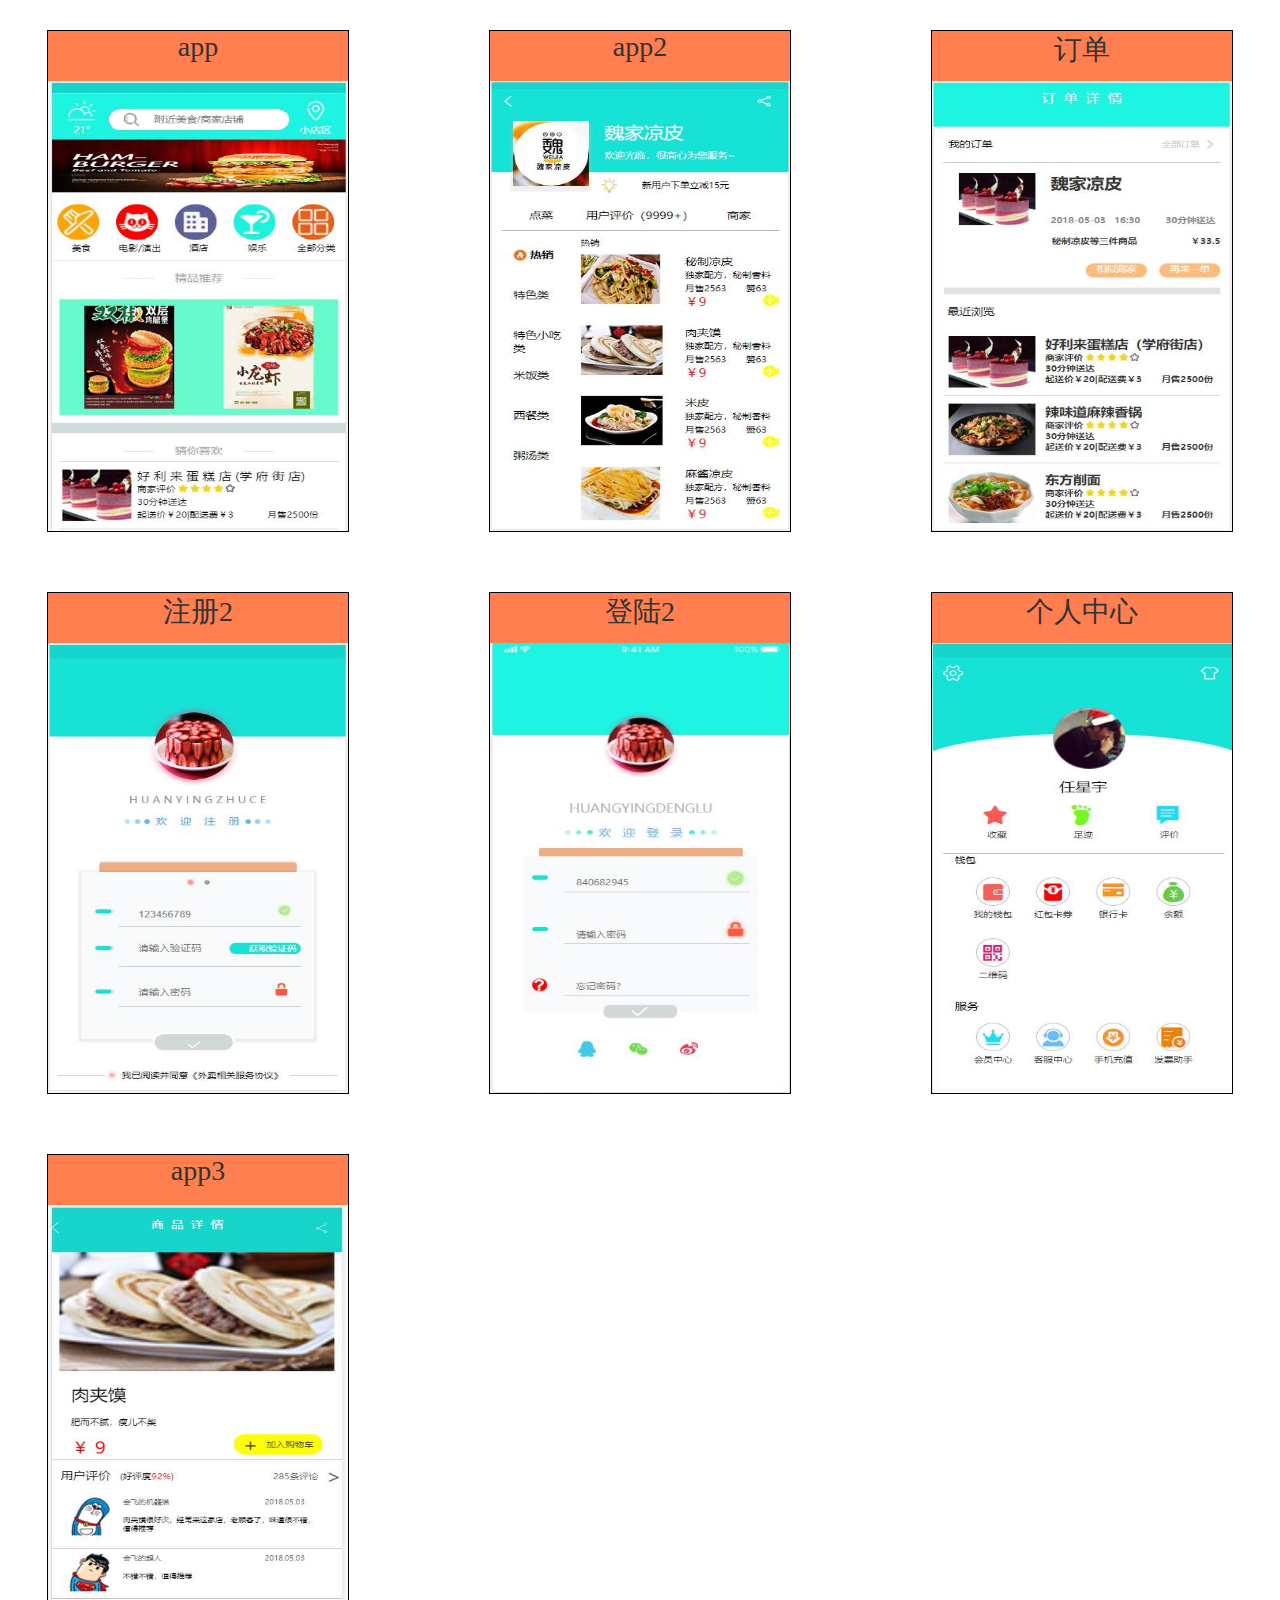
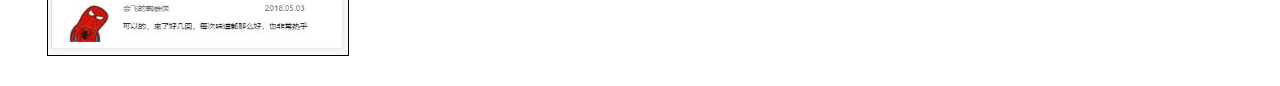
<file: index.html>
<!DOCTYPE html>
<html lang="en">
<head>
    <meta charset="UTF-8">
    <meta name="viewport" content="width=device-width, initial-scale=1.0">
    <meta http-equiv="X-UA-Compatible" content="ie=edge">
    <title>Document</title>
    <link rel="stylesheet" type="text/css" href="css/base.css">
    <link rel="stylesheet" type="text/css" href="css/index.css">
</head>
<body>
    <div class="box">
        <div class="con">
            <div class="text"><span>app</span></div>
            <a href="https://magaoda.github.io/waimai1/"><img src="img2/a1.jpg" width="300" height="450"></a>
        </div>
        <div class="con">
            <div class="text"><span>app2</span></div>
            <a href="index4.html"><img src="img2/a2.jpg" width="300" height="450"></a>
        </div>
        <div class="con">
            <div class="text"><span>订单</span></div>
            <a href="dingdan.html"><img src="img2/a3.jpg" width="300" height="450"></a>
        </div>
        <div class="con">
            <div class="text"><span>注册2</span></div>
            <a href="index3.html"><img src="img2/a4.jpg" width="300" height="450"></a>
        </div>
        <div class="con">
            <div class="text"><span>登陆2</span></div>
            <a href="login.html"><img src="img2/a5.jpg" width="300" height="450"></a>
        </div>
        <div class="con">
            <div class="text"><span>个人中心</span></div>
            <a href="index5.html"><img src="img2/a6.jpg" width="300" height="450"></a>
        </div>
        <div class="con">
            <div class="text"><span>app3</span></div>
            <a href="index1.html"><img src="img2/a7.jpg" width="300" height="450"></a>
        </div>
    </div>
</body>
</html>
</file>
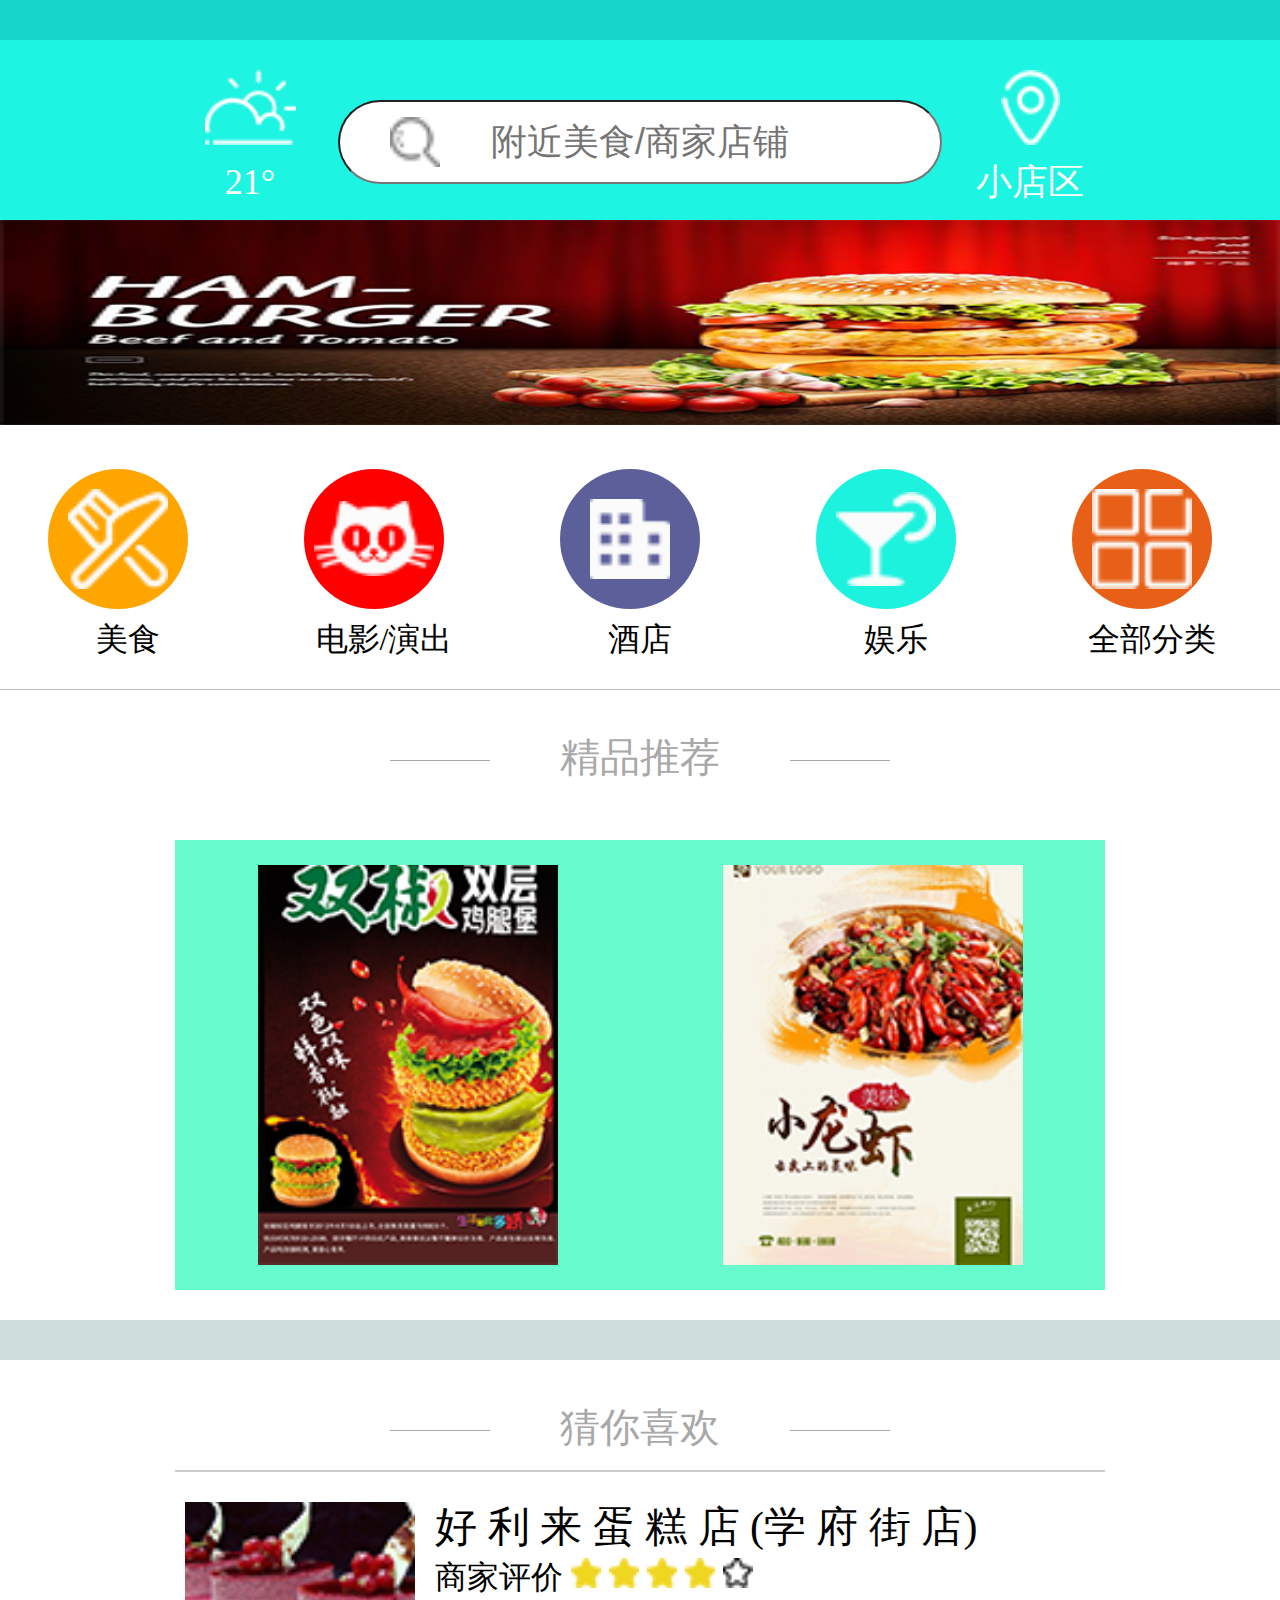
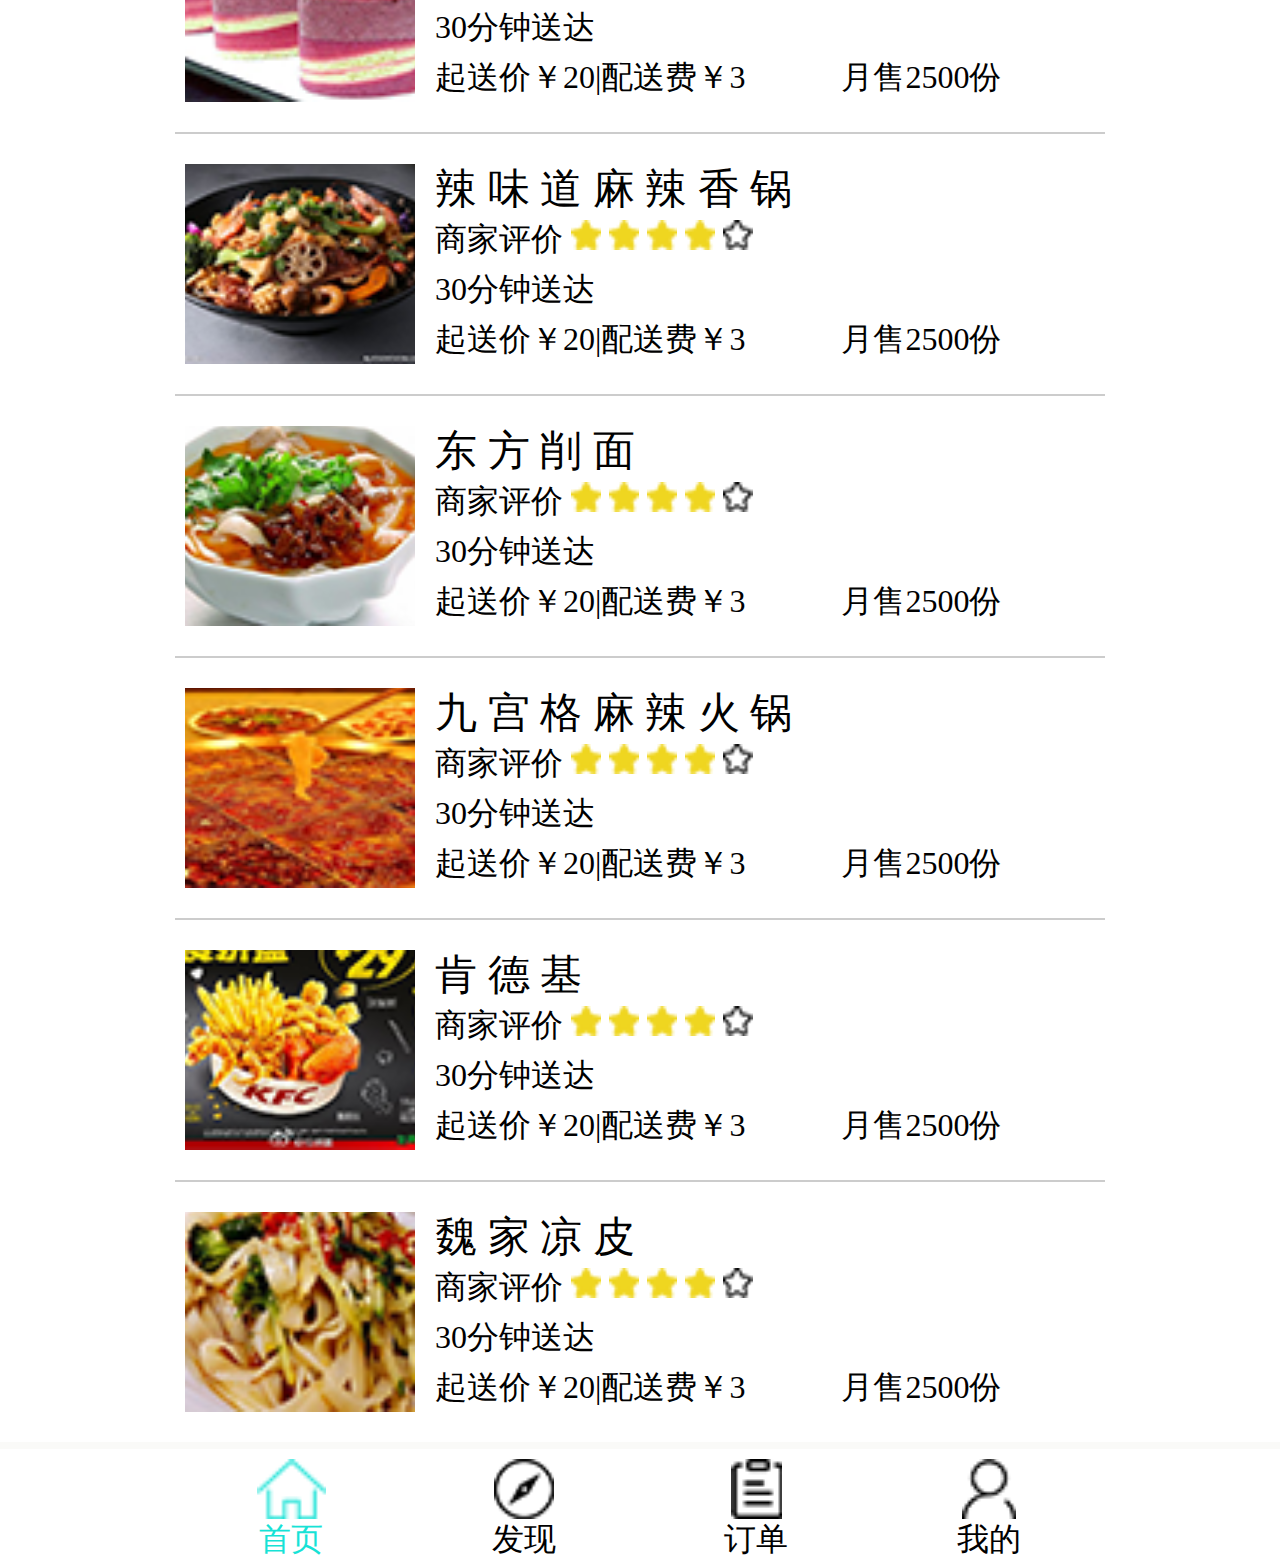
<file: app.html>
<!DOCTYPE html>
<html lang="en">
<head>
	<meta charset="UTF-8">
	<title>Document</title>
	<!--修改视口-->
	<meta name="viewpory" content="width=device-width">
	<!-- 引入rem.js -->
	<script src="js/rem.js"></script>
	<link rel="stylesheet" type="text/css" href="https:/at.alicdn.com/t/font_739053_r0q1p57rtl.css">
	<link rel="stylesheet" type="text/css" href="css/base.css">
	<link rel="stylesheet" type="text/css" href="css/app.css">
</head>
<body>
	<!-- 头部开始 -->
	<header>
		<!-- <div class="dianchi">
			<img src="img2/StatusBar.png" width="7.3" height="0.36">
		</div> -->
    </header>
    <div class="city">
			<div class="bsp">
				<div class="sp">
                    <div class="sp1"></div>
                    <div class="sp2"><span>21°</span></div>
                </div>    
                <input type="text" placeholder="附近美食/商家店铺">
				<div class="sp">
                    <div class="sp3"></div>
                    <div class="sp4"><span>小店区</span></div>
                </div>        
			</div>	
    </div>
    <div class="imgs"><img src="img2/4ae5a1e069ece6dee1ad7b8c86064ca6c9c0b244100b8-JySJnm_fw658.png" width="100%" height="205"></div>
    <div class="fen">
        <div class="lei">
            <div class="lei1"></div>
            <div class="leis">美食</div>
        </div>
        <div class="lei">
                <div class="lei3"></div>
                <div class="leis">电影/演出</div>
        </div>
        <div class="lei">
                <div class="lei4"></div>
                <div class="leis">酒店</div>
         </div>
         <div class="lei">
                <div class="lei5"></div>
                <div class="leis">娱乐</div>
        </div>
        <div class="lei">
                <div class="lei6"></div>
                <div class="leis">全部分类</div>
        </div>
    </div>
    <div class="tui">
        <div class="box">
            <div class="son"></div>
            <div class="son">精品推荐</div>
            <div class="son"></div>
        </div>
    </div>
    <div class="imgc">
        <div class="imga">
            <div class="imgc1"></div>
            <div class="imgc1"></div>
        </div>
    </div>
    <div class="center"></div>
    <div class="tui1">
            <div class="box1">
                <div class="son"></div>
                <div class="son">猜你喜欢</div>
                <div class="son"></div>
            </div>
    </div>
    <div class="bigBox">
        <div class="content1">
            <div class="contenta"></div>
            <div class="contentb">
                <div class="son1">好&nbsp利&nbsp来&nbsp蛋&nbsp糕&nbsp店&nbsp(学&nbsp府&nbsp街&nbsp店)</div>
                <div class="son1">商家评价
                    <img src="img2/五角星2拷贝.png" width="30" height="30">
                    <img src="img2/五角星2拷贝.png" width="30" height="30">
                    <img src="img2/五角星2拷贝.png" width="30" height="30">
                    <img src="img2/五角星2拷贝.png" width="30" height="30">
                    <img src="img2/五角星2(1).png" width="30" height="30">
                </div>
                <div class="son1">30分钟送达</div>
                <div class="son1">起送价￥20|配送费￥3&nbsp&nbsp&nbsp&nbsp&nbsp&nbsp&nbsp&nbsp&nbsp&nbsp&nbsp&nbsp月售2500份</div>
            </div>
        </div>
        <div class="content2">
                <div class="contenta"></div>
                <div class="contentb">
                    <div class="son1">辣&nbsp味&nbsp道&nbsp麻&nbsp辣&nbsp香&nbsp锅</div>
                    <div class="son1">商家评价
                        <img src="img2/五角星2拷贝.png" width="30" height="30">
                        <img src="img2/五角星2拷贝.png" width="30" height="30">
                        <img src="img2/五角星2拷贝.png" width="30" height="30">
                        <img src="img2/五角星2拷贝.png" width="30" height="30">
                        <img src="img2/五角星2(1).png" width="30" height="30">
                    </div>
                    <div class="son1">30分钟送达</div>
                    <div class="son1">起送价￥20|配送费￥3&nbsp&nbsp&nbsp&nbsp&nbsp&nbsp&nbsp&nbsp&nbsp&nbsp&nbsp&nbsp月售2500份</div>
                </div>
        </div>
        <div class="content3">
                <div class="contenta"></div>
                <div class="contentb">
                    <div class="son1">东&nbsp方&nbsp削&nbsp面</div>
                    <div class="son1">商家评价
                        <img src="img2/五角星2拷贝.png" width="30" height="30">
                        <img src="img2/五角星2拷贝.png" width="30" height="30">
                        <img src="img2/五角星2拷贝.png" width="30" height="30">
                        <img src="img2/五角星2拷贝.png" width="30" height="30">
                        <img src="img2/五角星2(1).png" width="30" height="30">
                    </div>
                    <div class="son1">30分钟送达</div>
                    <div class="son1">起送价￥20|配送费￥3&nbsp&nbsp&nbsp&nbsp&nbsp&nbsp&nbsp&nbsp&nbsp&nbsp&nbsp&nbsp月售2500份</div>
                </div>
        </div>
        <div class="content4">
                <div class="contenta"></div>
                <div class="contentb">
                    <div class="son1">九&nbsp宫&nbsp格&nbsp麻&nbsp辣&nbsp火&nbsp锅</div>
                    <div class="son1">商家评价
                        <img src="img2/五角星2拷贝.png" width="30" height="30">
                        <img src="img2/五角星2拷贝.png" width="30" height="30">
                        <img src="img2/五角星2拷贝.png" width="30" height="30">
                        <img src="img2/五角星2拷贝.png" width="30" height="30">
                        <img src="img2/五角星2(1).png" width="30" height="30">
                    </div>
                    <div class="son1">30分钟送达</div>
                    <div class="son1">起送价￥20|配送费￥3&nbsp&nbsp&nbsp&nbsp&nbsp&nbsp&nbsp&nbsp&nbsp&nbsp&nbsp&nbsp月售2500份</div>
                </div>
        </div>
        <div class="content5">
                <div class="contenta"></div>
                <div class="contentb">
                    <div class="son1">肯&nbsp德&nbsp基</div>
                    <div class="son1">商家评价
                        <img src="img2/五角星2拷贝.png" width="30" height="30">
                        <img src="img2/五角星2拷贝.png" width="30" height="30">
                        <img src="img2/五角星2拷贝.png" width="30" height="30">
                        <img src="img2/五角星2拷贝.png" width="30" height="30">
                        <img src="img2/五角星2(1).png" width="30" height="30">
                    </div>
                    <div class="son1">30分钟送达</div>
                    <div class="son1">起送价￥20|配送费￥3&nbsp&nbsp&nbsp&nbsp&nbsp&nbsp&nbsp&nbsp&nbsp&nbsp&nbsp&nbsp月售2500份</div>
                </div>
        </div>
        <div class="content6">
                <div class="contenta"></div>
                <div class="contentb">
                    <div class="son1">魏&nbsp家&nbsp凉&nbsp皮</div>
                    <div class="son1">商家评价
                        <img src="img2/五角星2拷贝.png" width="30" height="30">
                        <img src="img2/五角星2拷贝.png" width="30" height="30">
                        <img src="img2/五角星2拷贝.png" width="30" height="30">
                        <img src="img2/五角星2拷贝.png" width="30" height="30">
                        <img src="img2/五角星2(1).png" width="30" height="30">
                    </div>
                    <div class="son1">30分钟送达</div>
                    <div class="son1">起送价￥20|配送费￥3&nbsp&nbsp&nbsp&nbsp&nbsp&nbsp&nbsp&nbsp&nbsp&nbsp&nbsp&nbsp月售2500份</div>
                </div>
        </div>
    </div>
    <div class="bottom">
        <div class="bs">
            <div class="bc">
                <div class="sy1"></div>
                <div class="sy2">首页</div>
            </div>
            <div class="bc2">
                <div class="sy1"></div>
                <div class="sy2">发现</div>
            </div>
            <div class="bc3">
                    <div class="sy1"></div>
                    <div class="sy2">订单</div>
            </div>
            <div class="bc4">
                <div class="sy1"></div>
                <div class="sy2">我的</div>
            </div>
        </div>
    </div>
</body>    
</html>
</file>
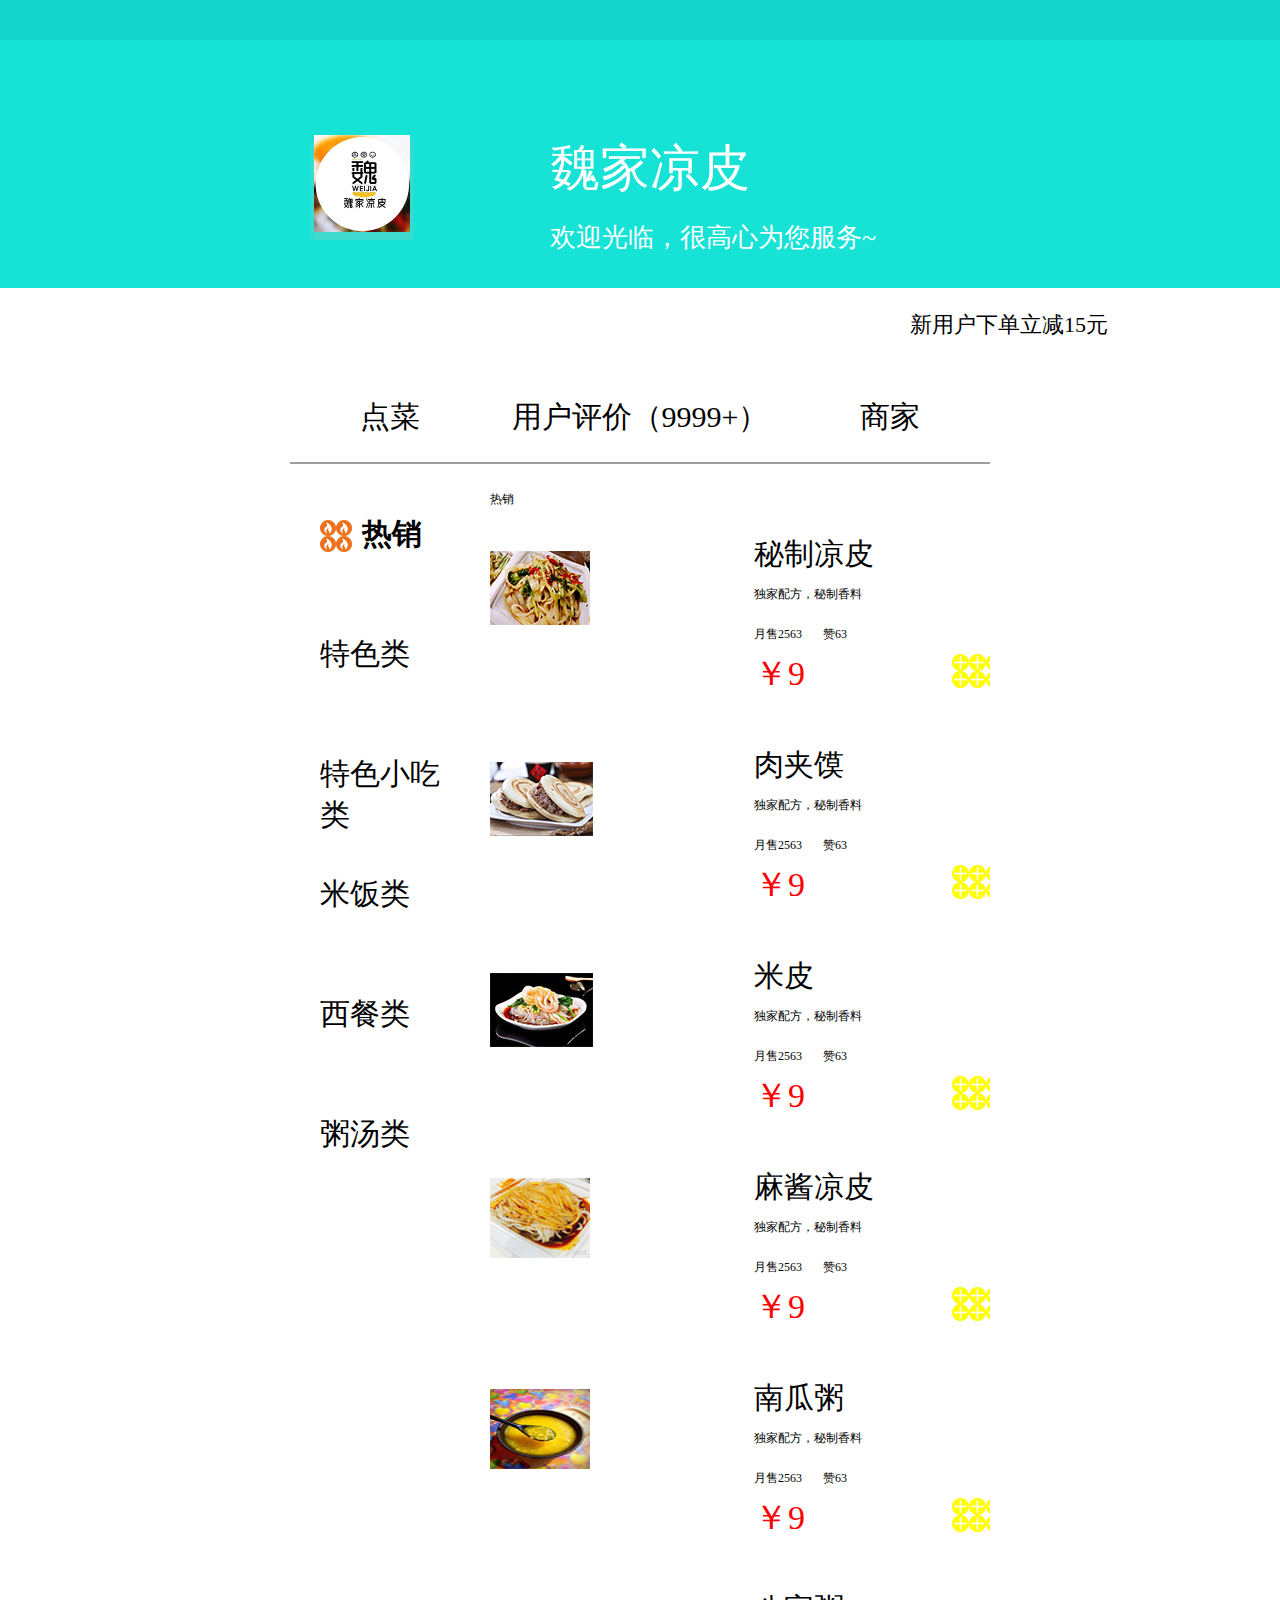
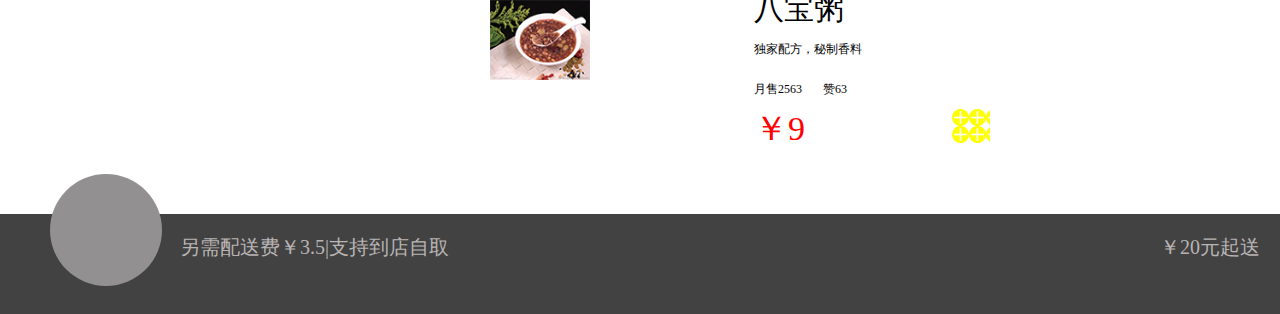
<file: app2.html>
<!DOCTYPE html>
<html lang="en">
<head>
    <meta charset="UTF-8">
    <meta name="viewport" content="width=device-width, initial-scale=1.0">
    <meta http-equiv="X-UA-Compatible" content="ie=edge">
    <title>Document</title>
    <meta name="viewpory" content="width=device-width">
	<!-- 引入rem.js -->
	<script src="js/rem.js"></script>
	<link rel="stylesheet" type="text/css" href="https://at.alicdn.com/t/font_775448_vh7dw9cevk.css">
	<link rel="stylesheet" type="text/css" href="css/base.css">
	<link rel="stylesheet" type="text/css" href="css/app2.css">
</head>
</head>
<body>
   <header>
		<!-- <div class="dianchi">
			<img src="img2/StatusBar.png" width="7" height="0.36">
		</div> -->
    </header>
    <div class="kong">
        <div class="lian">
            <div class="icon1"><div class="iconfont icon-zuojiantou"></div></div>
            <div class="icon1"><div class="iconfont icon-fenxiang"></div></div>
        </div>
        <div class="pi">
            <div class="liang">
                <span>魏家凉皮</span>
                <span>欢迎光临，很高心为您服务~</span>
            </div>
            <div class="img">
                <img src="img2/timg.png">
            </div>
        </div>
        
    </div> 
    <div class="deng">
        <div class="dengs">
            <div class="iconfont icon-dengpao"></div>
            <div class="new">新用户下单立减15元</div>
        </div>
    </div>    
    <div class="dian">
        <div class="dians">点菜</div>
        <div class="dians">用户评价（9999+）</div>
        <div class="dians">商家</div>
    </div> 
    <div class="big">
        <div class="bigCon">
            <div class="left">
                <div class="son">
                    <div class="limg"></div>
                    <span>热销</span>
                </div>
                <div class="son">特色类</div>
                <div class="son">特色小吃<br>类</div>
                <div class="son">米饭类</div>
                <div class="son">西餐类</div>
                <div class="son">粥汤类</div>
            </div> 
            <div class="right">
                <div class="re">热销</div>
                <div class="box">
                    <div class="bimg">
                        <img src="img2/c444dd619fe99b6a2671d4e9c296cc7071fc4918eaa1-r0bJUI_fw658.png">
                    </div>
                    <div class="book">
                        <div class="book1">秘制凉皮</div>
                        <div class="book2">独家配方，秘制香料</div>
                        <div class="book3">月售2563&nbsp&nbsp&nbsp&nbsp&nbsp&nbsp&nbsp赞63</div>
                        <div class="book4">￥9
                            <div class="yuan">
                                <div class="huang"></div>
                            </div>
                        </div>
                    </div>
                </div>
                <div class="box">
                    <div class="bimg">
                        <img src="img2/timg1K0SB7SG.png">
                    </div>
                    <div class="book">
                        <div class="book1">肉夹馍</div>
                        <div class="book2">独家配方，秘制香料</div>
                        <div class="book3">月售2563&nbsp&nbsp&nbsp&nbsp&nbsp&nbsp&nbsp赞63</div>
                        <div class="book4">￥9
                            <div class="yuan">
                                <div class="huang"></div>
                            </div>
                        </div>
                    </div>
                </div>
                <div class="box">
                    <div class="bimg">
                        <img src="img2/timg2FKRTQB2.png">
                    </div>
                    <div class="book">
                        <div class="book1">米皮</div>
                        <div class="book2">独家配方，秘制香料</div>
                        <div class="book3">月售2563&nbsp&nbsp&nbsp&nbsp&nbsp&nbsp&nbsp赞63</div>
                        <div class="book4">￥9
                            <div class="yuan">
                                <div class="huang"></div>
                            </div>
                        </div>
                    </div>
                </div>
                <div class="box">
                    <div class="bimg">
                        <img src="img2/timgR30JRXO8.png" width="100" height="80">
                    </div>
                    <div class="book">
                        <div class="book1">麻酱凉皮</div>
                        <div class="book2">独家配方，秘制香料</div>
                        <div class="book3">月售2563&nbsp&nbsp&nbsp&nbsp&nbsp&nbsp&nbsp赞63</div>
                        <div class="book4">￥9
                            <div class="yuan">
                                <div class="huang"></div>
                            </div>
                        </div>
                    </div>
                </div>
                <div class="box">
                    <div class="bimg">
                        <img src="img2/8083c627265955277f423c4fae3b4d7c53f90ff116aa7-MPGv4s_fw658.png" width="100" height="80">
                    </div>
                    <div class="book">
                        <div class="book1">南瓜粥</div>
                        <div class="book2">独家配方，秘制香料</div>
                        <div class="book3">月售2563&nbsp&nbsp&nbsp&nbsp&nbsp&nbsp&nbsp赞63</div>
                        <div class="book4">￥9
                            <div class="yuan">
                                <div class="huang"></div>
                            </div>
                        </div>
                    </div>
                </div>
                <div class="box">
                    <div class="bimg">
                        <img src="img2/549ef7694effad6f8a0407ee08ea5b532a93433e7f9fb-p2ogkv_fw658.png" width="100" height="80">
                    </div>
                    <div class="book">
                        <div class="book1">八宝粥</div>
                        <div class="book2">独家配方，秘制香料</div>
                        <div class="book3">月售2563&nbsp&nbsp&nbsp&nbsp&nbsp&nbsp&nbsp赞63</div>
                        <div class="book4">￥9
                            <div class="yuan">
                                <div class="huang"></div>
                            </div>
                        </div>
                    </div>
                </div>
            </div>
        </div>
    </div>
    <div class="footer">
        <div class="car">
                <div class="iconfont icon-gouwuche"></div>
        </div>
        <div class="text1">
            另需配送费￥3.5|支持到店自取
        </div>
        <div class="text2">￥20元起送</div>
    </div>    
</body>
</html>
</file>
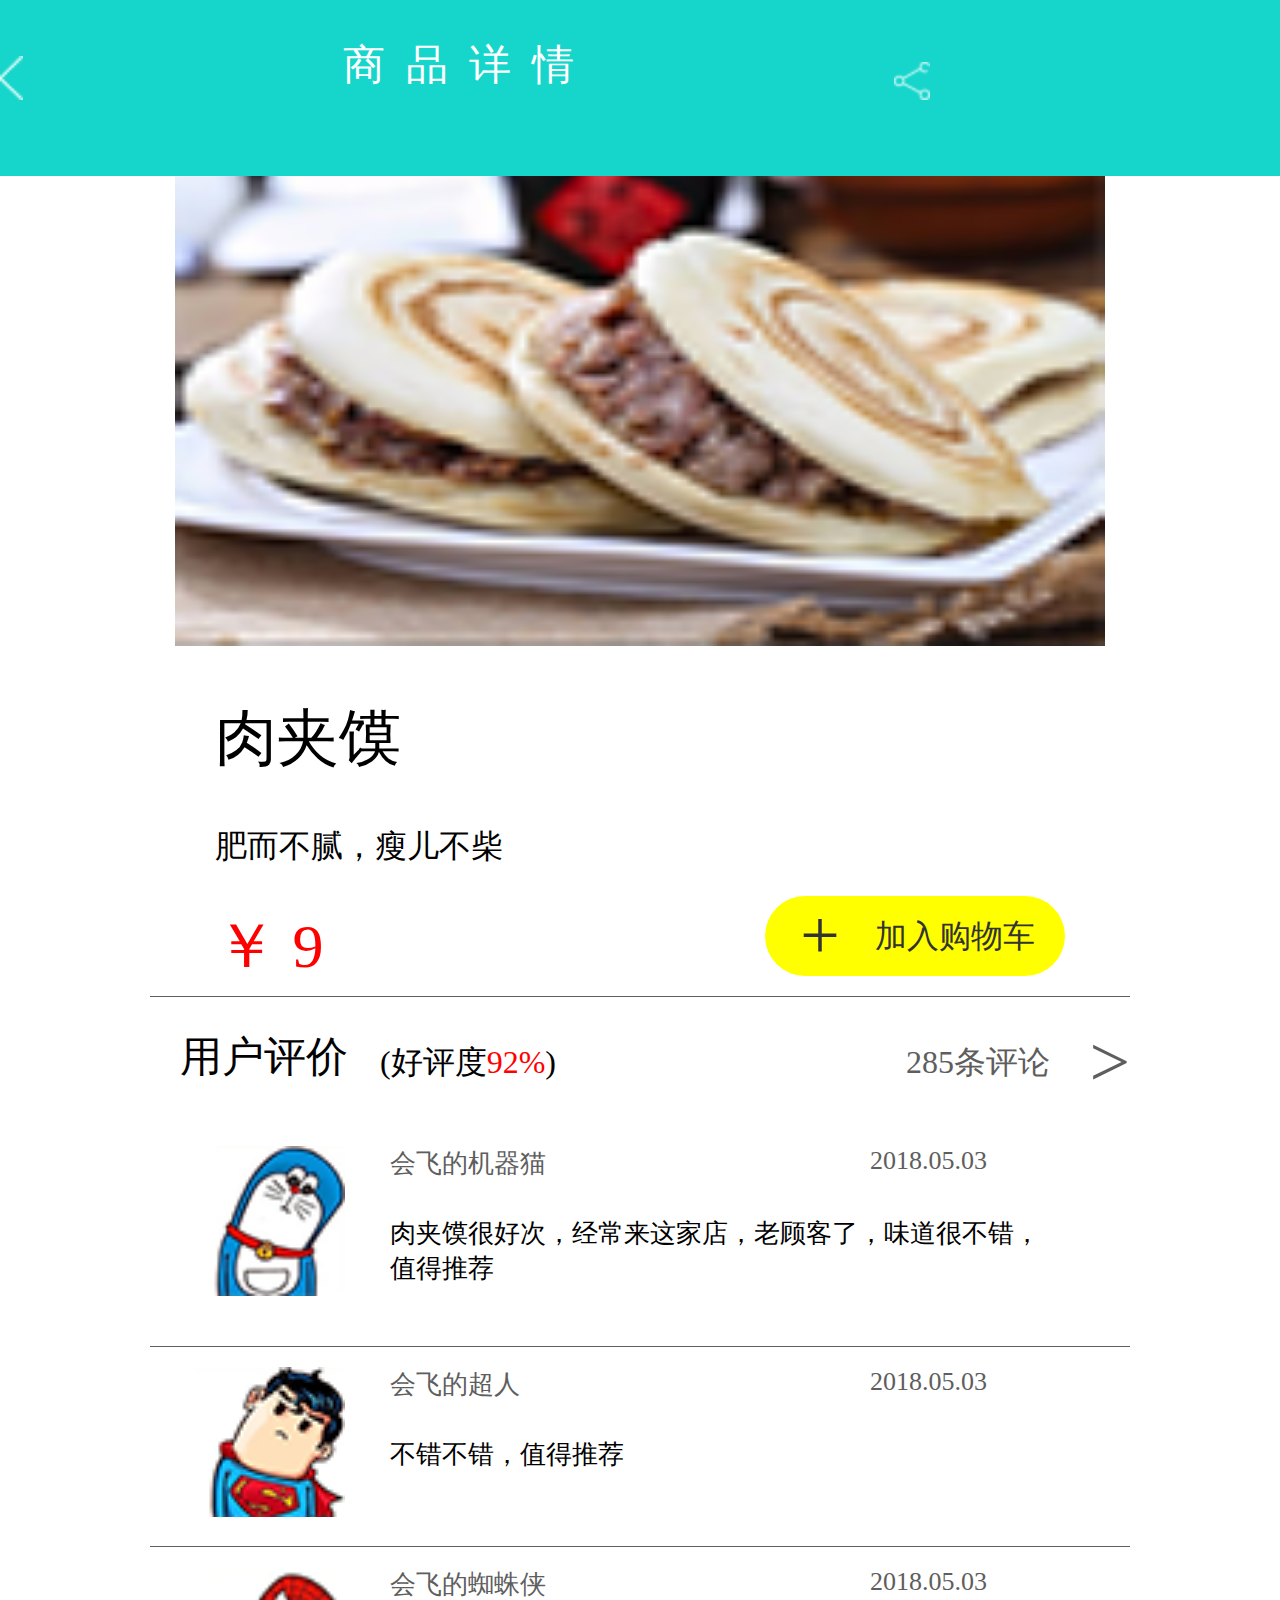
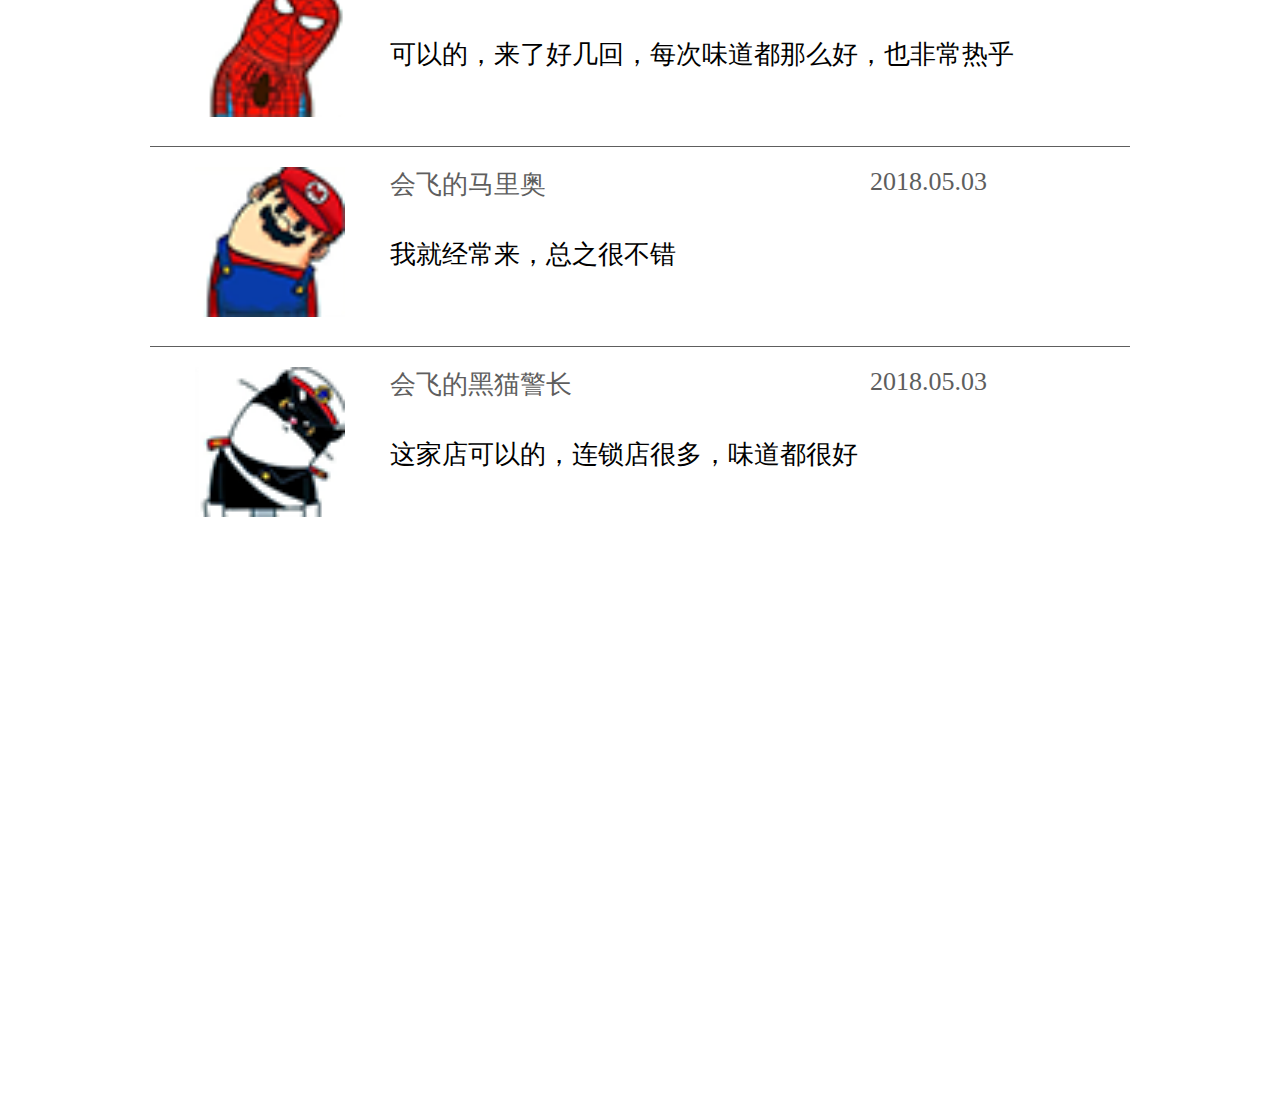
<file: app3.html>
<!DOCTYPE html>
<html lang="en">
<head>
	<meta charset="UTF-8">
	<title>Document</title>
	<!--修改视口-->
	<meta name="viewpory" content="width=device-width">
	<!-- 引入rem.js -->
	<script src="js/rem.js"></script>
	<link rel="stylesheet" type="text/css" href="https:/at.alicdn.com/t/font_739053_r0q1p57rtl.css">
	<link rel="stylesheet" type="text/css" href="css/base.css">
	<link rel="stylesheet" type="text/css" href="css/app3.css">
</head>
<body>
	<!-- 头部开始 -->
	<header>
		<div class="dianchi">
			<!-- <div class="sn"></div>
			<div class="sn">9:41 AM</div>
			<div class="sn"></div>
			<img src="img2/StatusBar.png" width="7.3" height="0.36">
		</div> -->
		<div class="city">
			<div class="bsp">
				<div class="sp"></div>
				<div class="sp">商&nbsp&nbsp品&nbsp&nbsp详&nbsp&nbsp情</div>
				<div class="sp"></div>
			</div>	
		</div>
	</header>
	<!-- 头部结束 -->
	<!-- 中部开始 -->
	<div class="img"></div>
	<div class="rou">
		<div class="rou1">肉夹馍</div>
		<div class="rou1">肥而不腻，瘦儿不柴</div>
		<div class="rou1">
			<div class="rou2">￥&nbsp9</div>
			<div class="rou2"><span>+</span>加入购物车</div>
		</div>
	</div>
	<div class="con">
		<div class="con1">
			<div class="con2">用户评价</div>
			<div class="con3">(好评度<span>92%</span>)</div>
			<div class="con4">285条评论<span>></span></div>
		</div>
		<div class="con1">
			<div class="son1"></div>
			<div class="son2">
				<div class="text">
					<span>会飞的机器猫</span>
					<span>2018.05.03</span>
				</div>
				<div class="text">肉夹馍很好次，经常来这家店，老顾客了，味道很不错，值得推荐</div>
			</div>
		</div>
		<div class="con1">
				<div class="son1"></div>
				<div class="son2">
					<div class="text">
						<span>会飞的超人</span>
						<span>2018.05.03</span>
					</div>
					<div class="text">不错不错，值得推荐</div>
				</div>
		</div>
		<div class="con1">
				<div class="son1"></div>
				<div class="son2">
					<div class="text">
						<span>会飞的蜘蛛侠</span>
						<span>2018.05.03</span>
					</div>
					<div class="text">可以的，来了好几回，每次味道都那么好，也非常热乎</div>
				</div>
		</div>
		<div class="con1">
				<div class="son1"></div>
				<div class="son2">
					<div class="text">
						<span>会飞的马里奥</span>
						<span>2018.05.03</span>
					</div>
					<div class="text">我就经常来，总之很不错</div>
				</div>
		</div>
		<div class="con1">
				<div class="son1"></div>
				<div class="son2">
					<div class="text">
						<span>会飞的黑猫警长</span>
						<span>2018.05.03</span>
					</div>
					<div class="text">这家店可以的，连锁店很多，味道都很好</div>
				</div>
		</div>
	</div>
</body>
</html>
</file>
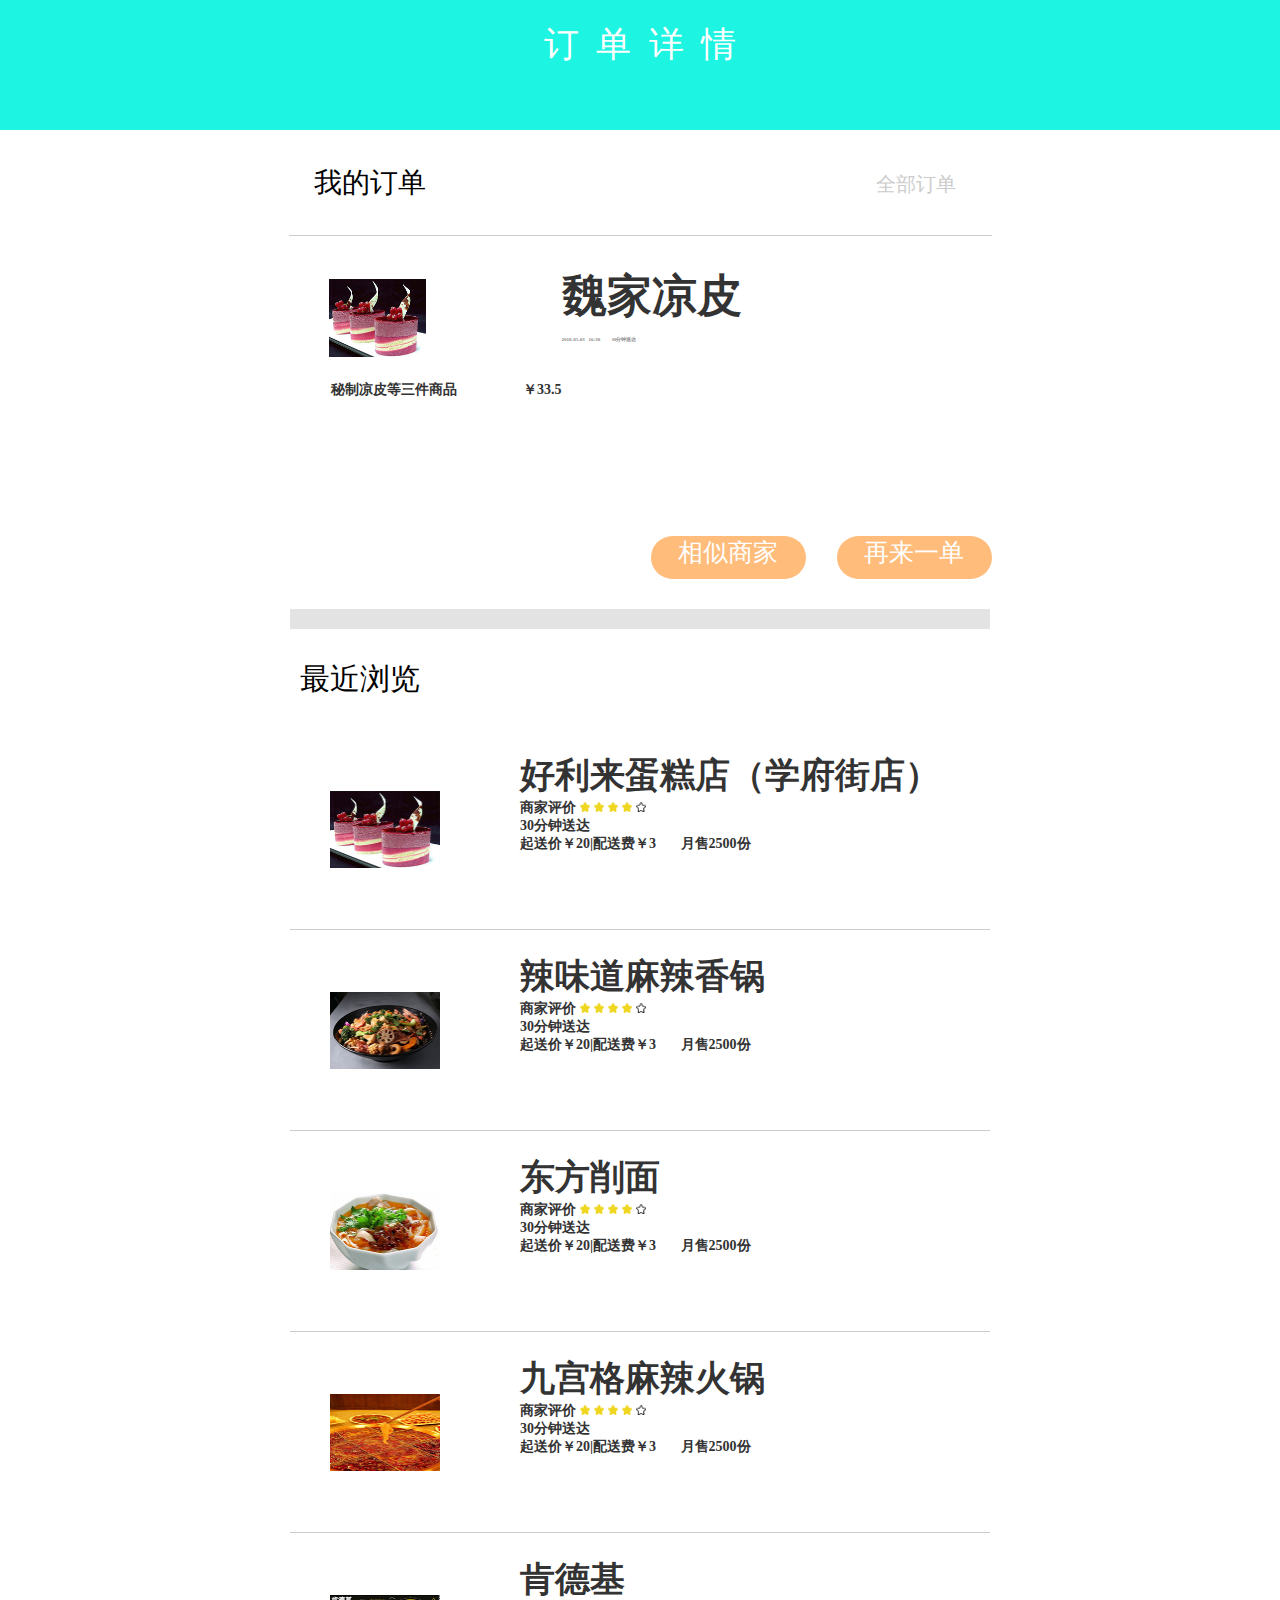
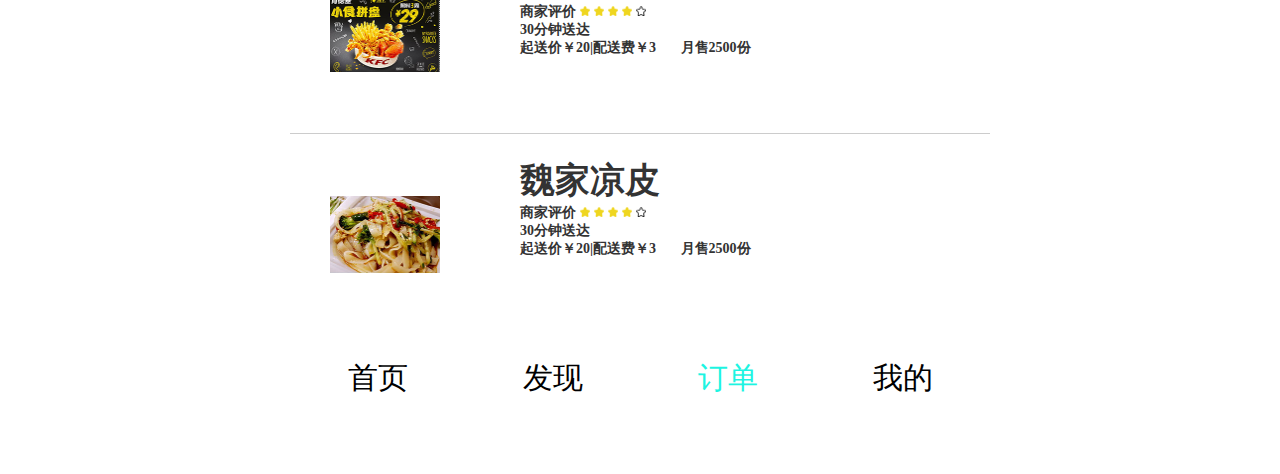
<file: dingdan.html>
<!DOCTYPE html>
<html lang="en">
<head>
	<meta charset="UTF-8">
	<meta name="viewport" content="width=device-width">
	<title>js</title>
	<link rel="stylesheet" type="text/css" href="css/dingdan.css">	
	<link rel="stylesheet" href="http://at.alicdn.com/t/font_775461_60pvtb9v2uk.css">
	<script src="js/rem.js"></script>

</head>
<body>
<!-- 头部开始 -->
	<header>
		<!-- <div class="masage"></div> -->
			<!--  -->
		<div class="indent">订&nbsp&nbsp单&nbsp&nbsp详&nbsp&nbsp情</div>
	</header>
<!-- 头部结束 -->


	
<!-- 商品开始 -->
	<div class="goods">
		<div class="mine">
			<span class="l">
				我的订单
			</span>
			<p class="r">全部订单&nbsp&nbsp<span class="iconfont icon-left"></span></p>
		</div>
		<div class="indented">
			<dev class="ed">
				<img src="img/ios/c1.png" alt="" width="97" height="78">
				<div class="ri">
					<span class="ming">魏家凉皮</span>
					<h5 class="nei">
						<br> <br> 2018-05-03&nbsp&nbsp 16:30&nbsp&nbsp&nbsp&nbsp&nbsp&nbsp&nbsp&nbsp&nbsp30分钟送达
					</h5>
				</div>
				<h4 class="ed-r">秘制凉皮等三件商品&nbsp&nbsp&nbsp&nbsp&nbsp&nbsp&nbsp&nbsp&nbsp&nbsp&nbsp&nbsp&nbsp&nbsp&nbsp&nbsp&nbsp&nbsp&nbsp￥33.5</h4>
			</dev>
			<div class="another">
				<span class="more1">相似商家</span>
				<span class="more1">再来一单</span>
			</div>
		</div>
		<div class="ge2"></div>
		<div class="near">最近浏览</div>
		<dev class="con con1">
			<img src="img/ios/c1.png" alt="" width="110" height="77">
			<div class="pro">
				<h5>好利来蛋糕店（学府街店）</h5>
				<h2>商家评价 
				<img src="img/ios/w13.png" alt="" width="10.5" height="10.5">
				<img src="img/ios/w13.png" alt="" width="10.5" height="10.5">
				<img src="img/ios/w13.png" alt="" width="10.5" height="10.5">
				<img src="img/ios/w13.png" alt="" width="10.5" height="10.5">		
				<img src="img/ios/w14.png" alt="" width="10.5" height="10.5">
				</h2>
				<h3>30分钟送达</h3>
				<h4>起送价￥20|配送费￥3 &nbsp&nbsp&nbsp&nbsp&nbsp&nbsp月售2500份</h4>
			</div>
		</dev>
		<dev class="con con2">
			<img src="img/ios/c2.png" alt="" width="110" height="77">
			<div class="pro">
				<h5>辣味道麻辣香锅</h5>
				<h2>商家评价 
				<img src="img/ios/w13.png" alt="" width="10.5" height="10.5">
				<img src="img/ios/w13.png" alt="" width="10.5" height="10.5">
				<img src="img/ios/w13.png" alt="" width="10.5" height="10.5">
				<img src="img/ios/w13.png" alt="" width="10.5" height="10.5">		
				<img src="img/ios/w14.png" alt="" width="10.5" height="10.5">
				</h2>
				<h3>30分钟送达</h3>
				<h4>起送价￥20|配送费￥3 &nbsp&nbsp&nbsp&nbsp&nbsp&nbsp月售2500份</h4>
			</div>
		</dev>
		<dev class="con con3">
			<img src="img/ios/c3.png" alt="" width="110" height="77">
			<div class="pro">
				<h5>东方削面</h5>
				<h2>商家评价 
				<img src="img/ios/w13.png" alt="" width="10.5" height="10.5">
				<img src="img/ios/w13.png" alt="" width="10.5" height="10.5">
				<img src="img/ios/w13.png" alt="" width="10.5" height="10.5">
				<img src="img/ios/w13.png" alt="" width="10.5" height="10.5">		
				<img src="img/ios/w14.png" alt="" width="10.5" height="10.5">
				</h2>
				<h3>30分钟送达</h3>
				<h4>起送价￥20|配送费￥3 &nbsp&nbsp&nbsp&nbsp&nbsp&nbsp月售2500份</h4>
			</div>
		</dev>
		<dev class="con con4">
			<img src="img/ios/c4.png" alt="" width="110" height="77">
			<div class="pro">
				<h5>九宫格麻辣火锅</h5>
				<h2>商家评价 
				<img src="img/ios/w13.png" alt="" width="10.5" height="10.5">
				<img src="img/ios/w13.png" alt="" width="10.5" height="10.5">
				<img src="img/ios/w13.png" alt="" width="10.5" height="10.5">
				<img src="img/ios/w13.png" alt="" width="10.5" height="10.5">		
				<img src="img/ios/w14.png" alt="" width="10.5" height="10.5">
				</h2>
				<h3>30分钟送达</h3>
				<h4>起送价￥20|配送费￥3 &nbsp&nbsp&nbsp&nbsp&nbsp&nbsp月售2500份</h4>
			</div>
		</dev>
		<dev class="con con5">
			<img src="img/ios/c5.png" alt="" width="110" height="77">
			<div class="pro">
				<h5>肯德基</h5>
				<h2>商家评价 
				<img src="img/ios/w13.png" alt="" width="10.5" height="10.5">
				<img src="img/ios/w13.png" alt="" width="10.5" height="10.5">
				<img src="img/ios/w13.png" alt="" width="10.5" height="10.5">
				<img src="img/ios/w13.png" alt="" width="10.5" height="10.5">		
				<img src="img/ios/w14.png" alt="" width="10.5" height="10.5">
				</h2>
				<h3>30分钟送达</h3>
				<h4>起送价￥20|配送费￥3 &nbsp&nbsp&nbsp&nbsp&nbsp&nbsp月售2500份</h4>
			</div>
		</dev>
		<dev class="con con6">
			<img src="img/ios/c6.png" alt="" width="110" height="77">
			<div class="pro">
				<h5>魏家凉皮</h5>
				<h2>商家评价 
				<img src="img/ios/w13.png" alt="" width="10.5" height="10.5">
				<img src="img/ios/w13.png" alt="" width="10.5" height="10.5">
				<img src="img/ios/w13.png" alt="" width="10.5" height="10.5">
				<img src="img/ios/w13.png" alt="" width="10.5" height="10.5">		
				<img src="img/ios/w14.png" alt="" width="10.5" height="10.5">
				</h2>
				<h3>30分钟送达</h3>
				<h4>起送价￥20|配送费￥3 &nbsp&nbsp&nbsp&nbsp&nbsp&nbsp月售2500份</h4>
			</div>
		</dev>
	</div>
	<div class="index">
		<div class="inCon">
			<div class="pic">
				<i class="iconfont icon-zhuye"></i>
				<span>首页</span>
			</div>
			<div class="pic">
				<i class="iconfont icon-faxian"></i>
				<span>发现</span>
			</div>
			<div class="pic pic1">
				<i class="iconfont icon-dingdan"></i>
				<span>订单</span>
			</div>
			<div class="pic">
				<i class="iconfont icon-wode"></i>
				<span>我的</span>
			</div>
		</div>
	</div>
<!-- 商品结束 -->


	

<!-- 底部开始 -->
	<!-- <div class="bottom">数据来源于中国天气网</div> -->
<!-- 底部结束 -->
</body>
</html>
</file>
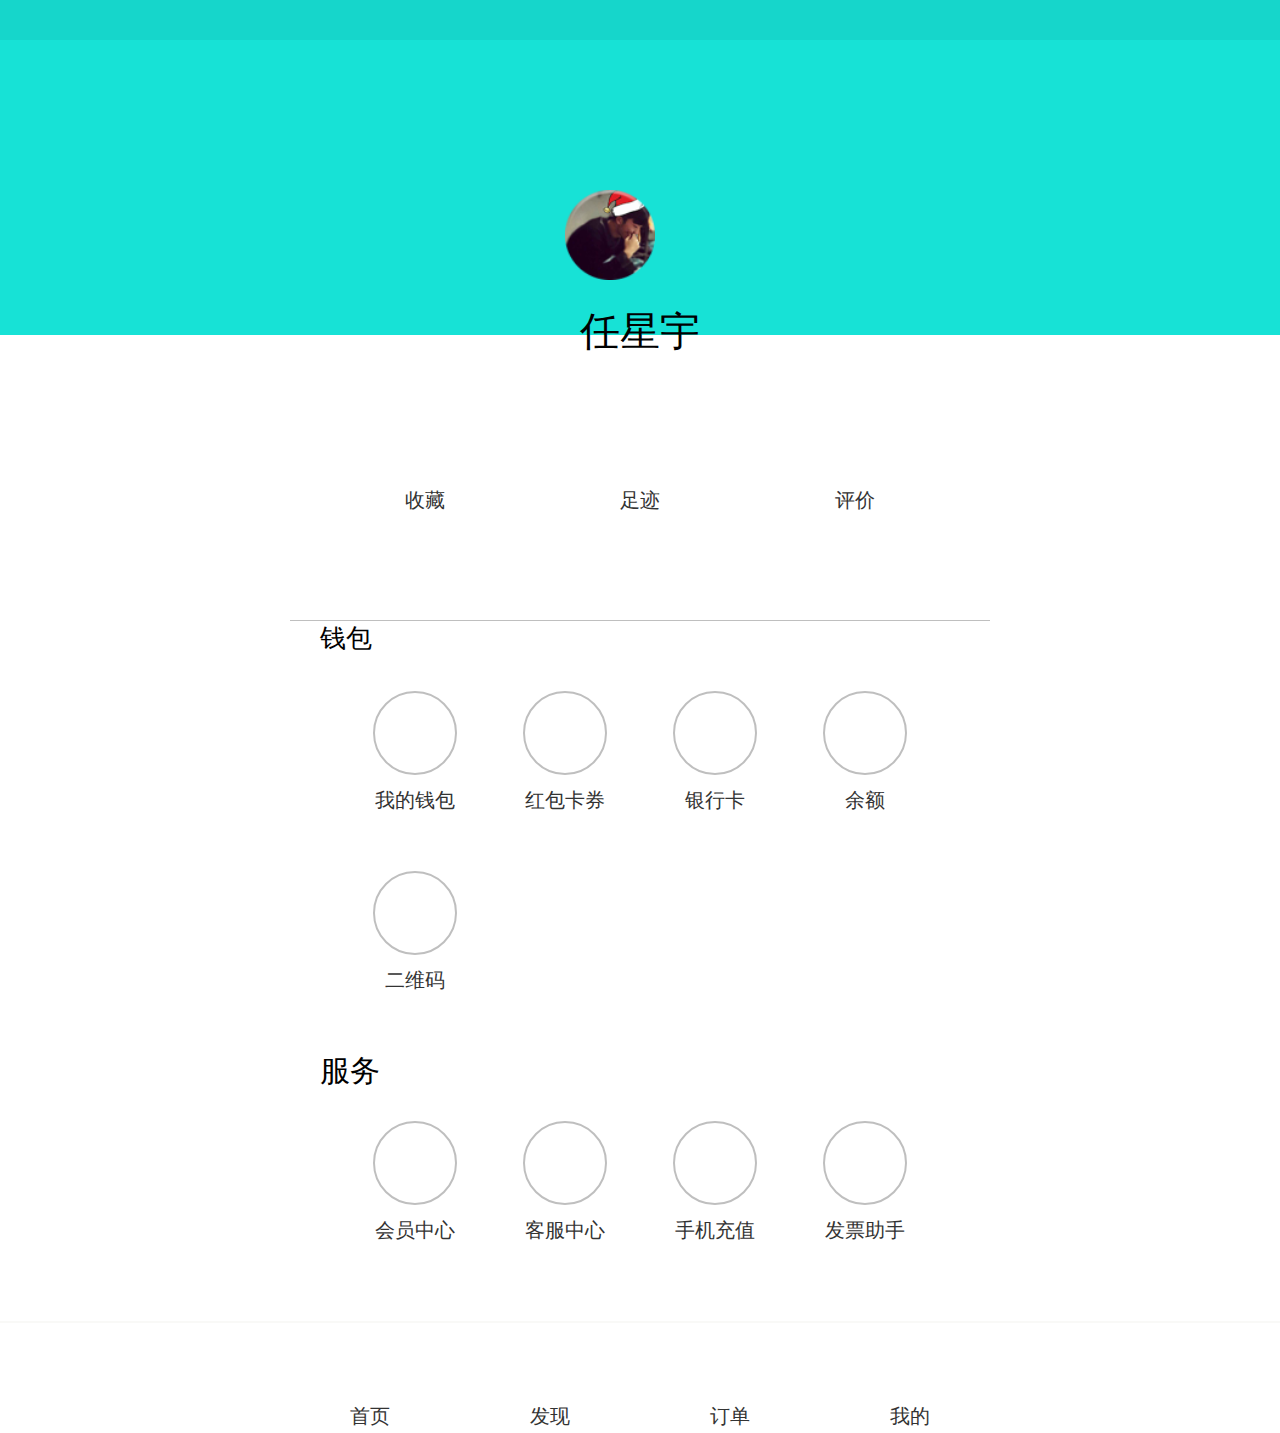
<file: geren.html>
<!DOCTYPE html>
<html lang="en">
<head>
    <meta charset="UTF-8">
    <meta name="viewport" content="width=device-width, initial-scale=1.0">
    <meta http-equiv="X-UA-Compatible" content="ie=edge">
    <title>Document</title>
    <meta name="viewpory" content="width=device-width">
	<!-- 引入rem.js -->
	<script src="js/rem.js"></script>
	<link rel="stylesheet" type="text/css" href="https://at.alicdn.com/t/font_775448_c4cwlf0si1.css">
	<link rel="stylesheet" type="text/css" href="css/base.css">
	<link rel="stylesheet" type="text/css" href="css/geren.css">
</head>
<body>
    <header>
		<!-- <div class="dianchi">
			<img src="img2/StatusBar.png" width="7" height="0.36">
		</div> -->
    </header>
    <div class="ren">
        <div class="xie">
            <div class="icon">
                <div class="iconfont icon-shezhichilun"></div>
            </div>
            <div class="icon">
                <div class="iconfont icon-yifu"></div>
            </div>
        </div>
        <div class="xing">
            <a href=""><img src="img2/hdImg_603da8043e849eca13e59f469c09829d15140880542.png" width="90" height=90 "></a>
            <p>任星宇</p>
        </div>
    </div>
    <div class="shou">
        <div class="zu">
            <a href=""><div class="iconfont icon-buoumaotubiao44"></div><p>收藏</p></a>
            <a href=""><div class="iconfont icon-zuji"></div><p>足迹</p></a>
            <a href=""><div class="iconfont icon-pingjia-tianchong"></div><p>评价</p></a>
        </div>
    </div> 
    <div class="qian">
        <div class="bao">
            <div class="zi">钱包</div>
            <div class="con">
                    <a href=""><div class="cons1"><div class="iconfont icon-qianbao"></div></div><p>我的钱包</p></a>
                    <a href=""><div class="cons1"><div class="iconfont icon-hongbao1"></div></div><p>红包卡券</p></a>
                    <a href=""><div class="cons1"><div class="iconfont icon-icon_yinhangqia"></div></div><p>银行卡</p></a>
                    <a href=""><div class="cons1"><div class="iconfont icon-yue"></div></div><p>余额</p></a>
                    <a href=""><div class="cons1"><div class="iconfont icon-erweima"></div></div><p>二维码</p></a>
            </div>
        </div>
        <div class="fu">
            <div class="wu">服务</div>
            <div class="con">
                <a href=""><div class="cons1"><div class="iconfont icon-huiyuan"></div></div><p>会员中心</p></a>
                <a href=""><div class="cons1"><div class="iconfont icon-custom-service"></div></div><p>客服中心</p></a>
                <a href=""><div class="cons1"><div class="iconfont icon-chongzhi"></div></div><p>手机充值</p></a>
                <a href=""><div class="cons1"><div class="iconfont icon-fapiaoguanli"></div></div><p>发票助手</p></a>
            </div>
        </div>
    </div> 
    <div class="footer">
        <div class="bottom">
            <div class="bo">
                <a href=""><div class="cons1"><div class="iconfont icon-shouye"></div></div><p>首页</p></a>
            </div>
            <div class="bo">
                <a href=""><div class="cons1"><div class="iconfont icon-faxian"></div></div><p>发现</p></a>
            </div>
            <div class="bo">
                <a href=""><div class="cons1"><div class="iconfont icon-dingdan"></div></div><p>订单</p></a>
            </div>
            <div class="bo">
                <a href=""><div class="cons1"><div class="iconfont icon-wode"></div></div><p>我的</p></a>
            </div>
        </div>
    </div>  
</body>
</html>
</file>
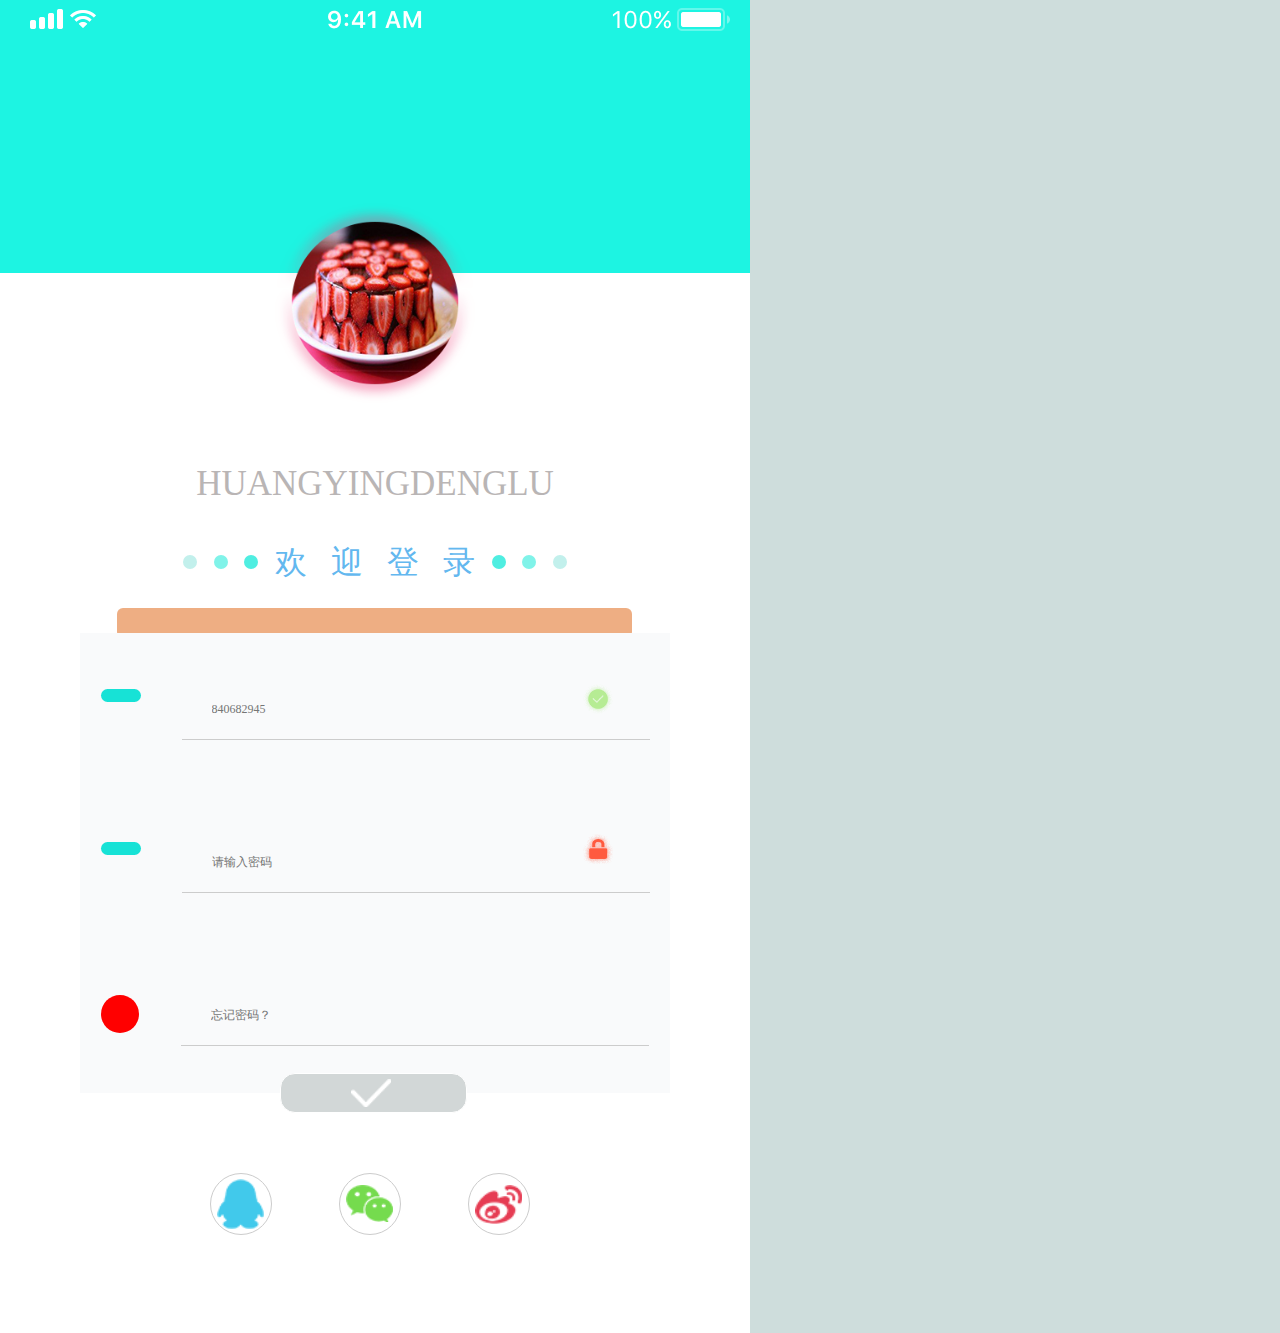
<file: login.html>
<!DOCTYPE html>
<html lang="en">
<head>
    <meta charset="UTF-8">
    <meta name="viewport" content="width=device-width, initial-scale=1.0">
    <meta http-equiv="X-UA-Compatible" content="ie=edge">
    <link rel="stylesheet" href="css/login.css">
    <link rel="stylesheet" href="http://at.alicdn.com/t/font_775461_d576dypa23f.css">
    <script src="js/rem.js"></script>
    <title>登录</title>
</head>
<body>
    <!-- 头部开始 -->
	<header>
		<div class="masage"></div>
        <div class="find">
            <img class="touXiang" src="img/ios/touxiang.png" alt="">
        </div>
    </header>
    

    <div class="down">
        <div class="welcome">
            <div class="w-up">HUANGYINGDENGLU</div>
            <div class="w-down">
                <div class="point p1"></div>
                <div class="point p2"></div>
                <div class="point p3"></div>
                欢&nbsp&nbsp&nbsp迎&nbsp&nbsp&nbsp登&nbsp&nbsp&nbsp录
                <div class="point p3"></div>
                <div class="point p2"></div>
                <div class="point p1"></div>
            </div>
        </div>
        <div class="little"></div>
        <div class="login-con">
            <div class="write-con">
                <div class="left l1"></div>
                <input type="text" placeholder="840682945">   
                <div class="yes">
                    <img src="img/ios/dui.png" alt="" width="30" height="30 ">
                </div>
            </div>  
            <div class="write-con">
                <div class="left l2"></div>
                <input type="text" placeholder="请输入密码"> 
                <div class="lock">
                    <img src="img/ios/lock.png" alt="" width="30" height="30 ">
                </div>
               
            </div>  
            <div class="write-con">
                <div class="left l3" >
                    <span class="iconfont icon-wenhao"></span>
                </div>
                <input type="text" placeholder="忘记密码？"> 
            </div>  
        </div>
        <div class="allRight"></div>
        <div class="qq">
            <div class="tongXin1">
                <span class="iconfont icon-QQ"></span>
            </div>
            <div class="tongXin2">
                <span class="iconfont icon-icon4"></span>
            </div>
            <div class="tongXin3">
                <span class="iconfont icon-xinlang1"></span>
            </div>
        </div>
        
    </div>
</body>
</html>
</file>
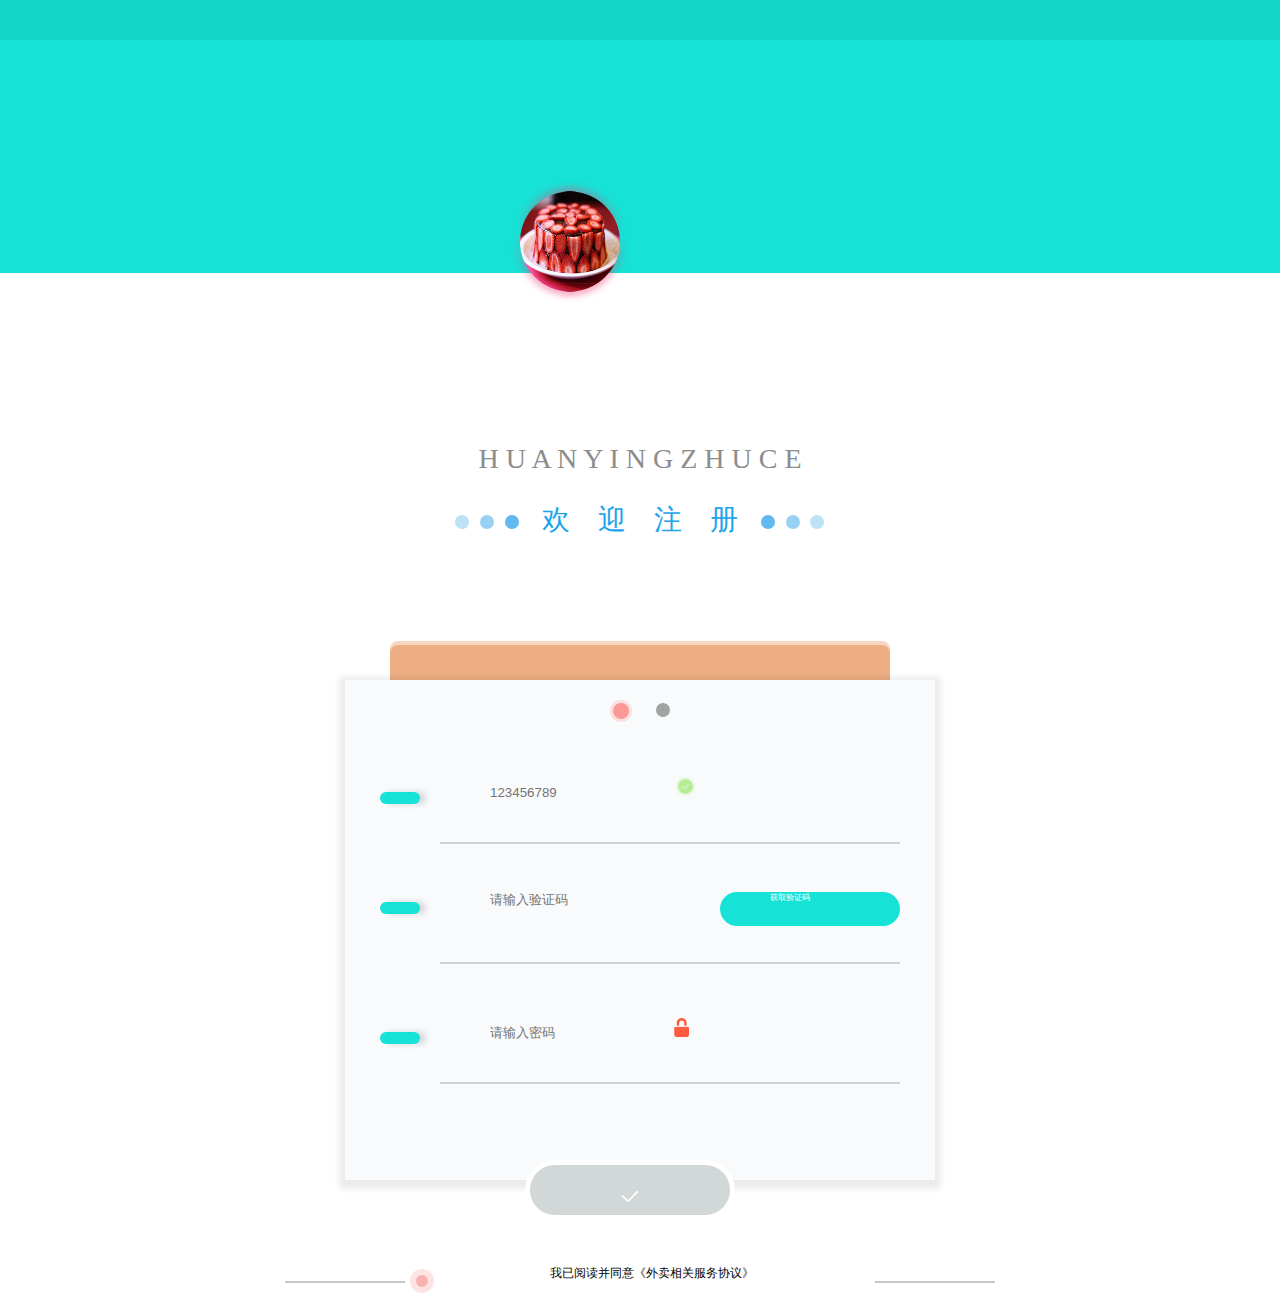
<file: zhuce2.html>
<!DOCTYPE html>
<html lang="en">
<head>
    <meta charset="UTF-8">
    <meta name="viewport" content="width=device-width, initial-scale=1.0">
    <meta http-equiv="X-UA-Compatible" content="ie=edge">
    <title>Document</title>
    <meta name="viewpory" content="width=device-width">
	<!-- 引入rem.js -->
	<script src="js/rem.js"></script>
	<link rel="stylesheet" type="text/css" href="https://at.alicdn.com/t/font_775448_xhpedza0dd.css">
	<link rel="stylesheet" type="text/css" href="css/base.css">
	<link rel="stylesheet" type="text/css" href="css/zhuce2.css">
</head>
<body>
    <header>
		<!-- <div class="dianchi">
			<img src="img2/StatusBar.png" width="7" height="0.36">
		</div> -->
    </header>
    <div class="kong"></div>
    <div class="img">
        <a href=""><img src="img2/8b8178fc502536d3687a079aaac925deef23cdab84af-oefI2y_fw658.png"></a>
    </div>
    <div class="text">H U A N Y I N G Z H U C E</div>
    <div class="text2">
        <div class="son"></div>
        <div class="son"></div>
        <div class="son"></div>
        <div class="son">欢&nbsp&nbsp&nbsp&nbsp迎&nbsp&nbsp&nbsp&nbsp注&nbsp&nbsp&nbsp&nbsp册</div>
        <div class="son"></div>
        <div class="son"></div>
        <div class="son"></div>
    </div>
    <div class="center"></div>
    <div class="zhuce">
        <div class="top">
            <div class="tops"></div>
            <div class="tops"></div>
        </div>
        <div class="con1">
            <div class="box1"></div>
            <div class="box2">
                    <input type="text" placeholder="123456789">
                 <img src="img2/对号(1).png" width="22" height="22">
            </div>
        </div>
        <div class="con2">
            <div class="box1"></div>
            <div class="box2">
                <input type="text" placeholder="请输入验证码">
                <a href="">获取验证码</a>
            </div>
        </div>
        <div class="con3">
            <div class="box1"></div>
            <div class="box2">
                <input type="text" placeholder="请输入密码">
                <img src="img2/密码.png">
            </div>
        </div>
        <div class="bottom"><a href=""><img src="img2/对号.png"></a></div>
    </div>
    <div class="footer">
        <div class="fo"></div>
        <div class="fo">
            <div class="dian"></div>
            我已阅读并同意《外卖相关服务协议》
        </div>
        <div class="fo"></div>
    </div>
</body>
</html>
</file>
<file: css/base.css>
/*
* @Author: 75497
* @Date:   2018-07-09 09:28:02
* @Last Modified by:   75497
* @Last Modified time: 2018-07-10 22:55:59
*/
*{
	margin: 0;
	padding: 0;
	list-style: none;
}
a{
	text-decoration: none;
}
body{
	background-color: #fff;
	height: auto;
	/* overflow: hidden; */
}
</file>
<file: css/index.css>
@import url('base.css');
.box{
    width: 1226px;
    height: auto;
    margin: 0 auto;
    display: flex;
    flex-wrap: wrap;
    justify-content: space-between;
}
.box .con{
    width: 300px;
    height: 500px;
    border: 1px solid black;
    margin: 30px 20px;
    overflow: hidden;
    background-color: coral;
}
.con:hover{
    box-shadow: 5px 5px 0 0 rgba(0, 0, 0,.1);
    background-color: #e75050;
    
}
.con .text{
    width: 300px;
    height: 50px;
    color: #333;
    font-size: 28px;
    text-align: center;
}
.con:hover .text{
    color: #fff;
}
.con a{
    display: block;
    width: 300px;
    height: 450px;
    
}
.con a:hover{
    transform: scale(1.05);
    
}
</file>
<file: css/app.css>
@import url('base.css');
header{
	width: 100%;
	height: 0.4rem;
	background: #16d6cb;
	/* 谷歌内核 -webkit- */
	/* 火狐内核  -moz- */
	/* ie内核 -ms- */
	/* 欧鹏内核 -o- */
	/* background: url("../img/screen.png") no-repeat bottom/contain,-webkit-linear-gradient(top,#3cbfff,#46e6ff); */
}
header  .dianchi{
	width: 9.3rem;
	height: 0.4rem;
	margin: 0 auto;
	display: flex;
	background: #16d6cb;
	justify-content: space-between;
	background: url("../img2/StatusBar@2x.png")  no-repeat bottom/contain;
	background-size: 9.2rem ;
}
header .dianchi  .sn{
	width: 2.25rem;
	height: 0.36rem;
	background-color: red;
	font-size: 0.32rem;
	text-align: center;
	line-height: 0.36rem;
	color: #fff;
}
 .city{
	width: 100%;
	height: 1.5rem;
	/* 指定为弹性布局 */
	margin: 0 auto;
	padding-top: 0.3rem ;
	background: #1df4e2;
	overflow: hidden;
}
.city .bsp{
	width:9.3rem;
	height: 1.5rem;
	margin: auto;
	display: flex;
	justify-content: space-between;
}
.bsp .sp{
	width: 1.5rem;
	height: 1.5rem;
	float: left;
	text-align: right;
	font-size: 0.32rem;
}
.bsp .sp:first-child{
	width: 1.5rem;
	height: 1.5rem;
	float: left;
	text-align: left;
	font-size: 0.32rem;
}
.bsp .sp .sp1{
	width: 1.5rem;
	height: 0.75rem;
	background-size: 1rem;	background: url("../img2/天气.png") no-repeat  bottom/contain;
}
.bsp .sp .sp2{
	width: 1.5rem;
	height: 0.75rem;
	font-size: 0.36rem;
	text-align: center;
	line-height: 0.75rem;
	color: #fff;
}
.bsp .sp:nth-child(2){
	/* width: 1.5rem;
	height: 1.5rem; */
	float: right;
	font-size: 0.42rem;
	text-align: right;
}
.bsp .sp .sp3{
	width: 1.5rem;
	height: 0.75rem;
	background-size: 1rem;	background: url("../img2/定位.png") no-repeat  bottom/contain;
	float: right;
}
.bsp .sp .sp4{
	width: 1.5rem;
	height: 0.75rem;
	font-size: 0.36rem;
	text-align: center;
	line-height: 0.75rem;
	float: right;
	color: #fff;
}
input{
	width: 6rem;
	height: 0.8rem;
	border-radius: 0.5rem;
	margin-top: 0.3rem;
	outline: none;
	font-size: 0.36rem;
	text-align: center;
	background: url("../img2/搜索.png") no-repeat  ;
	background-position: 0.5rem ;
	background-size: 0.5rem;
	background-color: #fff;
}
.imgs{
	/* width: 100%;
	height: 4rem;
	background: url("../img2/4ae5a1e069ece6dee1ad7b8c86064ca6c9c0b244100b8-JySJnm_fw658.png") no-repeat;
	background-size: 100%; */
}
.fen{
	width: 100%;
	height: 2rem;
	margin: 0 auto;
	border-bottom: 0.01rem solid #bdbdbd;
	padding: 0.2rem 0 0.2rem 0;
	display: flex;
	justify-content: space-around;
}
.fen .lei{
	width: 1.6rem;
	height: 2rem;
}
.fen .lei .lei3{
	width: 1.4rem;
	height: 1.4rem;
	border-radius: 50%;
	background: url("../img2/猫眼new.png") no-repeat;
	background-size: 1.2rem;
	background-position: 0.1rem ;
	background-color: red;
}
.lei .leis{
	width: 1.4rem;
	height: 0.6rem;
	text-align: center;
	font-size: 0.32rem;
	line-height: 0.6rem;
}
.lei .leis:nth-child(2){
	width: 1.6rem;
	height: 0.6rem;
	font-size: 0.32rem;
	line-height: 0.6rem;
}
.fen .lei .lei1{
	width: 1.4rem;
	height: 1.4rem;
	border-radius: 50%;
	background: url("../img2/美食\(1\).png") no-repeat;
	background-size: 1rem;
	background-position: 0.2rem ;
	background-color:orange;
}
.fen .lei .lei4{
	width: 1.4rem;
	height: 1.4rem;
	border-radius: 50%;
	background: url("../img2/icon_足迹_行业-酒店住宿.png") no-repeat;
	background-size: 0.8rem;
	background-position: 0.3rem ;
	background-color:#5c5f99;
}
.fen .lei .lei5{
	width: 1.4rem;
	height: 1.4rem;
	border-radius: 50%;
	background: url("../img2/休闲娱乐.png") no-repeat;
	background-size: 1rem;
	background-position: 0.2rem ;
	background-color:#1df2de;
}
.fen .lei .lei6{
	width: 1.4rem;
	height: 1.4rem;
	border-radius: 50%;
	background: url("../img2/全部.png") no-repeat;
	background-size: 1rem;
	background-position: 0.2rem ;
	background-color:#e86018;
}
.tui{
	width: 100%;
	height: 1.1rem;
	margin: 0 auto;
	padding: 0.2rem 0 0.2rem 0;
	
}
.tui .box{
	width: 5rem;
	height: 1rem;
	margin: 0 auto;
	display: flex;
	justify-content: space-between;
	align-items: center;
}
.tui .son{
	width: 1rem;
	height: 0.01rem;
	color:#a8a8a8; 
	background-color:#a8a8a8;
}
.tui .son:nth-child(2){
	width: 2rem;
	height: 0.6rem;
	font-size: 0.4rem;
	text-align: center;
	margin:  0 auto;
	background-color: #fff;
	color: #a8a8a8;
}
.imgc{
	width: 100%;
	height: 4.5rem;
	margin: 0 auto;
	
	
}
.imgc .imga{
	width: 9.3rem;
	height: 4.5rem;
	margin: 0 auto;
	display:flex;
	justify-content: space-around;
	align-items: center;
	background: url("../img2/矩形3.png") no-repeat;
	background-size: 100%;
}
.imga .imgc1:nth-child(1){
	width: 3rem;
	height: 4rem;
	background: url("../img2/c24cc3458492c51a788fc0d729d69b978c3f5d8ade80c-5FsZil_fw658.png") no-repeat bottom/contain;
	background-size: 3rem;
}
.imga .imgc1:nth-child(2){
	width: 3rem;
	height: 4rem;
	background: url("../img2/8c2ad003238ac1271d9611eff1074d59126ec6354cdf6-wIRmnb_fw658.png") no-repeat bottom/contain;
	background-size: 3rem;
}
.center{
	width: 100%;
	height: 0.4rem;
	margin: 0.3rem 0 0.3rem 0;
	background-color: #cedddc;
}
.tui1{
	width: 100%;
	height: 0.8rem;
	margin: 0 auto;
	
}
.tui1 .box1{
	width: 5rem;
	height: 0.8rem;
	margin: 0 auto;
	display: flex;
	justify-content: space-between;
	align-items: center;
}
.tui1 .son{
	width: 1rem;
	height: 0.01rem;
	color:#a8a8a8; 
	background-color:#a8a8a8;
}
.tui1 .son:nth-child(2){
	width: 2rem;
	height: 0.6rem;
	font-size: 0.4rem;
	text-align: center;
	margin:  0 auto;
	background-color: #fff;
	color: #a8a8a8;
}
.bigBox{
	width: 100%;
	height: aotu;
	margin: 0 auto;
}
.bigBox .content1{
	width: 9.3rem;
	height: 2rem;
	margin: 0 auto;
	padding: 0.3rem 0 0.3rem 0;
	border-top: 0.02rem solid #cccccc;
}
.content1 .contenta{
	width: 2.3rem;
	height: 2rem;
	margin-left: 0.1rem;
	background: url("../img2/7c59394b2e9c05e215789a483039800d455e552d127a3-LiEFWV_fw658.png") no-repeat bottom/contain;
	background-size: 3.5rem;
	float: left;
}
.content1 .contentb{
	width: 6.7rem;
	height: 2rem;
	margin-left: 0.2rem;
	float: left;
} 
.contentb .son1{
	width: 6.7rem;
	height: 0.5rem;
	font-size: 0.32rem;
	line-height: 0.5rem;
}
.contentb .son1:first-child{
	font-size: 0.42rem;
}
.bigBox .content2{
	width: 9.3rem;
	height: 2rem;
	margin: 0 auto;
	padding: 0.3rem 0 0.3rem 0;
	border-top: 0.02rem solid #cccccc;
}
.content2 .contenta{
	width: 2.3rem;
	height: 2rem;
	margin-left: 0.1rem;
	background: url("../img2/9bb61c5410873b54475b83de39631edd728a23fd81a44-ziIlWO_fw658.png") no-repeat bottom/contain;
	background-size: 3.5rem;
	float: left;
}
.content2 .contentb{
	width: 6.7rem;
	height: 2rem;
	margin-left: 0.2rem;
	float: left;
} 
.contentb .son1{
	width: 6.7rem;
	height: 0.5rem;
	font-size: 0.32rem;
	line-height: 0.5rem;
}
.contentb .son1:first-child{
	font-size: 0.42rem;
}
.bigBox .content3{
	width: 9.3rem;
	height: 2rem;
	margin: 0 auto;
	padding: 0.3rem 0 0.3rem 0;
	border-top: 0.02rem solid #cccccc;
}
.content3 .contenta{
	width: 2.3rem;
	height: 2rem;
	margin-left: 0.1rem;
	background: url("../img2/3b906accd3a7ef85a4c36fbff05ce9a6727b2e43119ac-tPIKAD_fw658.png") no-repeat bottom/contain;
	background-size: 3.5rem;
	float: left;
}
.content3 .contentb{
	width: 6.7rem;
	height: 2rem;
	margin-left: 0.2rem;
	float: left;
} 
.contentb .son1{
	width: 6.7rem;
	height: 0.5rem;
	font-size: 0.32rem;
	line-height: 0.5rem;
}
.contentb .son1:first-child{
	font-size: 0.42rem;
}
.bigBox .content4{
	width: 9.3rem;
	height: 2rem;
	margin: 0 auto;
	padding: 0.3rem 0 0.3rem 0;
	border-top: 0.02rem solid #cccccc;
}
.content4 .contenta{
	width: 2.3rem;
	height: 2rem;
	margin-left: 0.1rem;
	background: url("../img2/688412e9ff1ac2e8c28a63c31cd0bfbc054205da19548-d4gW20_fw658.png") no-repeat bottom/contain;
	background-size: 3.5rem;
	float: left;
}
.content4 .contentb{
	width: 6.7rem;
	height: 2rem;
	margin-left: 0.2rem;
	float: left;
} 
.contentb .son1{
	width: 6.7rem;
	height: 0.5rem;
	font-size: 0.32rem;
	line-height: 0.5rem;
}
.contentb .son1:first-child{
	font-size: 0.42rem;
}
.bigBox .content5{
	width: 9.3rem;
	height: 2rem;
	margin: 0 auto;
	padding: 0.3rem 0 0.3rem 0;
	border-top: 0.02rem solid #cccccc;
}
.content5 .contenta{
	width: 2.3rem;
	height: 2rem;
	margin-left: 0.1rem;
	background: url("../img2/6814ddbf805b62af488b044070986ade2ea9caf54a995-PrDgOD_fw658.png") no-repeat bottom/contain;
	background-size: 3.5rem;
	float: left;
}
.content5 .contentb{
	width: 6.7rem;
	height: 2rem;
	margin-left: 0.2rem;
	float: left;
} 
.contentb .son1{
	width: 6.7rem;
	height: 0.5rem;
	font-size: 0.32rem;
	line-height: 0.5rem;
}
.contentb .son1:first-child{
	font-size: 0.42rem;
}
.bigBox .content6{
	width: 9.3rem;
	height: 2rem;
	margin: 0 auto;
	padding: 0.3rem 0 0.3rem 0;
	border-top: 0.02rem solid #cccccc;
}
.content6 .contenta{
	width: 2.3rem;
	height: 2rem;
	margin-left: 0.1rem;
	background: url("../img2/c444dd619fe99b6a2671d4e9c296cc7071fc4918eaa1-r0bJUI_fw658.png") no-repeat bottom/contain;
	background-size: 3.5rem;
	float: left;
}
.content6 .contentb{
	width: 6.7rem;
	height: 2rem;
	margin-left: 0.2rem;
	float: left;
} 
.contentb .son1{
	width: 6.7rem;
	height: 0.5rem;
	font-size: 0.32rem;
	line-height: 0.5rem;
}
.contentb .son1:first-child{
	font-size: 0.42rem;
}
.bottom{
	width: 100%;
	height: 1.25rem;
	border-top: 0.07rem solid #fafaf8;
	padding: 0.1rem 0 0.1rem 0;
	box-sizing: border-box;
	
}
.bottom .bs{
	width: 9.3rem;
	height: 1rem;
	margin: 0 auto;
	display: flex;
	justify-content: space-between;
}
.bottom .bc{
	width: 1rem;
	height: 1rem;
	margin: 0 auto;
}
.bc .sy1{
	width: 1rem;
	height: 0.6rem;
	background: url("../img2/首页\(1\).png")  no-repeat bottom/contain;
}
.bc .sy2{
	width: 1rem;
	height: 0.4rem;
	text-align: center;
	font-size: 0.32rem;
	line-height: 0.4rem;
	color:#17e2d6;
}
.bottom .bc2{
	width: 1rem;
	height: 1rem;
	margin: 0 auto;
	
}
.bc2 .sy1{
	width: 1rem;
	height: 0.6rem;
	background: url("../img2/发现\(2\).png")  no-repeat bottom/contain;
}
.bc2 .sy2{
	width: 1rem;
	height: 0.4rem;
	text-align: center;
	font-size: 0.32rem;
	line-height: 0.4rem;
}
.bottom .bc3{
	width: 1rem;
	height: 1rem;
	margin: 0 auto;
}
.bc3 .sy1{
	width: 1rem;
	height: 0.6rem;
	background: url("../img2/订单.png")  no-repeat bottom/contain;
}
.bc3 .sy2{
	width: 1rem;
	height: 0.4rem;
	text-align: center;
	font-size: 0.32rem;
	line-height: 0.4rem;
}
.bottom .bc4{
	width: 1rem;
	height: 1rem;
	margin: 0 auto;
}
.bc4 .sy1{
	width: 1rem;
	height: 0.6rem;
	background: url("../img2/我的.png")  no-repeat bottom/contain;
}
.bc4 .sy2{
	width: 1rem;
	height: 0.4rem;
	text-align: center;
	font-size: 0.32rem;
	line-height: 0.4rem;
}
</file>
<file: css/app2.css>
@import url('base.css');
header{
	width: 100%;
	height: 0.4rem;
    background: #16d6cb;
    margin: 0 auto;
	/* 谷歌内核 -webkit- */
	/* 火狐内核  -moz- */
	/* ie内核 -ms- */
	/* 欧鹏内核 -o- */
	/* background: url("../img/screen.png") no-repeat bottom/contain,-webkit-linear-gradient(top,#3cbfff,#46e6ff); */
}
header  .dianchi{
	width: 7rem;
	height: 0.4rem;
	margin: 0 auto;
	display: flex;
	background: #16d6cb;
	justify-content: space-between;
	background: url("../img2/StatusBar@2x.png")  no-repeat bottom/contain;
	background-size: 7rem ;
}
header .dianchi  .sn{
	width: 2.25rem;
	height: 0.36rem;
	background-color: red;
	font-size: 0.32rem;
	text-align: center;
	line-height: 0.36rem;
	color: #fff;
}
.kong{
    width: 100%;
    height: 2.48rem;
    margin: 0 auto;
    background-color: #17e2d6;
    padding-top: 0.2rem;
    box-sizing: border-box;
    position: relative;
    top: 0;
    left: 0;
}
.kong .lian{ 
    width: 7rem;
    height: 0.5rem;
    margin: 0 auto;
}
.lian .icon1{
    width: 0.53rem;
    height: 0.53rem;
    color: #ffffff;
    float: left;
}
.lian .icon1:nth-child(2){
    width: 0.53rem;
    height: 0.53rem;
    color: #ffffff;
    float: right;
}
.pi{
    width: 6.6rem;
    height: 1.47rem;
    padding: 0.251rem 0.21rem 0;
    margin: 0 auto;
    bottom: 0;
    left: 0;
    right: 0;
    margin: 0 auto;
} 
.img{
    width: 2rem;
    height: 2rem;
    float: left;
}
.pi .liang{
    width: 4.2rem;
    height: 1.47rem;
    float: right;
}
.liang span{
    font-size: 0.5rem;
    color: #fff;
    float: left;
}
.liang span:nth-child(2){
    font-size: 0.26rem;
    color: #fff;
    margin-top: 0.18rem;
    float: left;
}
.deng{
    width: 100%;
    height: 0.84rem;
    margin: 0 auto;
}
.dengs{
    width: 4.6rem;
    height: 0.84rem;
    float: right;
    margin-right: 0.25rem;
}
.deng  .iconfont{
    width: 0.5rem;
    height: 0.5rem;
    float: left;
    color: #f7b92a;
    font-size: 0.45rem;
    margin: 0.15rem 0 0 0.1rem;
}
.deng .new{
    width: 3.45rem;
    height: 0.5rem;
    float: right;
    font-size: 0.22rem;
    margin-top: 0.22rem;
}
.dian{
    width: 5.6rem;
    height: 0.9rem;
    margin: 0 auto ;
    display: flex;
    justify-content: space-between;
}
.dian .dians{
    width: 0.6rem;
    height: 0.9rem;
    font-size: 0.3rem;
    text-align: center;
    line-height: 0.9rem;
}
.dian .dians:nth-last-child(2){
    width: 2.8rem;
    height: 0.9rem;
    font-size: 0.3rem;
    text-align: center;
    line-height: 0.9rem;
}
.big{
    width: 100%;
    height: auto;
    margin: 0 auto;
}
.big .bigCon{
    width: 7rem;
    height: 13rem;
    margin: 0 auto;
    border-top:  0.02rem solid #9e9e9e;
}
.bigCon .left{
    width: 1.2rem;
    height: 6.84rem;
    margin-left: 0.3rem;
    float: left;
}
.left .son{
    width: 1.2rem;
    height: 0.7rem;
    text-align:left;
    font-size: 0.3rem;
    margin: 0.5rem 0 0.5rem 0;
}
.left .limg{
    width: 0.32rem;
    height: 0.32rem;
    background-image: url("../img2/热销.png");
    float: left;
    margin-top: 0.06rem;
    margin-right: 0.1rem; 
}
.left .son span{
    float: left;
    font-weight: 600;
}
.right{
    width: 5rem;
    height: 13rem;
    float: right;
}
.right .re{
    width: 5rem;
    height: 0.7rem;
    font-size: 0.12rem;
    line-height: 0.7rem;
}
.right .box{
    width:5rem;
    height: 1.61rem;
    margin-bottom: 0.5rem;
}
.box .bimg{
    width: 2rem;
    height: 1.52rem;
    float: left;
}
.box .book{
    width: 2.36rem;
    height: 1.6rem;
    float: right;
}
.book .book1{
    width: 2.36rem;
    height: 0.4rem;
    text-align: left;
    font-size: 0.30rem;
}
.book .book2{
    width: 2.36rem;
    height: 0.4rem;
    text-align: left;
    font-size: 0.12rem;
    line-height: 0.4rem;
}
.book .book3{
    width: 2.36rem;
    height: 0.4rem;
    text-align: left;
    font-size: 0.12rem;
    line-height: 0.4rem;
}
.book .book4{
    width: 2.36rem;
    height: 0.4rem;
    text-align: left;
    line-height: 0.4rem;
    font-size: 0.34rem;
    color: red;
}
.book4 .yuan{
    width: 60%;
    height: 0.4rem;
    float: right;
}
.yuan .huang{
    width: 27%;
    height: 0.34rem;
    float: right;
    background-image: url("../img2/椭圆2.png") ;
}
.footer{
    width: 100%;
    height: 1rem;
    background-color: #424242;
    margin: 0.5rem auto 0;
    position: relative;
    top: 0;
    left: 0;
}
.footer .car{
    width: 1.12rem;
    height: 1.12rem;
    position: absolute;
    top: -0.4rem;
    left: 0.5rem;
    background-color: #939091;
    border-radius: 50%;
}
.car .iconfont{
    margin: 0.15rem 0 0 0.15rem;
    font-size: 0.8rem;
    color: #fff;
}
.footer .text1{
    width: 3.5rem;
    height: 0.8rem;
    float:left;
    color: #b9b4b4;
    font-size: 0.2rem;
    margin-top: 0.2rem;
    margin-left: 1.8rem;
}
.footer .text2{
    width: 2rem;
    height: 0.8rem;
    float:right;
    color: #b9b4b4;
    font-size: 0.2rem;
    margin-top: 0.2rem;
    text-align: right;
    margin-right: 0.2rem;
}
</file>
<file: css/app3.css>
/*
* @Author: 75497
* @Date:   2018-07-09 09:22:30
* @Last Modified by:   75497
* @Last Modified time: 2018-07-10 22:56:00
*/
@import url('base.css');
header{
	width: 100%;
	height: 1.76rem;
	background: #16d6cb;
	margin: 0 auto;
	/* 谷歌内核 -webkit- */
	/* 火狐内核  -moz- */
	/* ie内核 -ms- */
	/* 欧鹏内核 -o- */
	/* background: url("../img/screen.png") no-repeat bottom/contain,-webkit-linear-gradient(top,#3cbfff,#46e6ff); */
}
header  .dianchi{
	width: 100%;
	height: 0.24rem;
	margin: 0 auto;
	display: flex;
	background: #16d6cb;
	justify-content: space-between;
	background: url("../img2/StatusBar@2x.png")  no-repeat bottom/contain;
	background-size: 9.2rem ;
}
header .dianchi  .sn{
	width: 2.25rem;
	height: 0.36rem;
	background-color: red;
	font-size: 0.32rem;
	text-align: center;
	line-height: 0.36rem;
	color: #fff;
}
header .city{
	width: 100%;
	height: 1rem;
	/* 指定为弹性布局 */
	margin: 0 auto;
	padding-top: 0.3rem ;
	background: #16d6cb;
	/* box-sizing: border-box; */
}
.city .bsp{
	width:9.3rem;
	height: 0.7rem;
	display: flex;
	justify-content: space-between;
	
}
.bsp .sp{
	width: 3rem;
	height: 0.6rem;
	font-size: 0.42rem;
	text-align: center;
	line-height: 0.7rem;
	color: #fff;
}
.bsp .sp:first-child{
	width: 0.23rem;
	height: 0.7rem;
	background: url("../img2/返回\(1\).png") no-repeat  bottom/contain;
}
.bsp .sp:nth-child(3){
	width: 0.36rem;
	height: 0.7rem;
	background: url("../img2/分享.png") no-repeat bottom/contain;
}
.img{
	width: 100%;
	height: 4.7rem;
	background-color: #fff;
	margin: 0 auto;
	background: url("../img2/timg1K0SB7SG.png") no-repeat bottom/contain ;
	background-size: 9.3rem 5rem;
}
.rou{
	width: 8.5rem;
	height: 3rem;
	margin: 0.5rem auto 0;
}
.rou .rou1{
	width: 8.5rem;
	height: 1rem;
	margin: 0 auto;
}
.rou .rou1:nth-child(1){
	font-size: 0.62rem;
}
.rou .rou1:nth-child(2){
	font-size: 0.32rem;
	line-height: 1rem;
}
.rou .rou1:nth-child(3){
	font-size: 0.62rem;
	line-height: 0.5rem;
	color: red;
}
.rou1 .rou2{
	width: 3rem;
	height: 1rem;
	float: left;
	line-height: 1rem;
}
.rou1 .rou2:nth-child(2){
	width: 3rem;
	height: 0.8rem;
	float: right;
	font-size: 0.32rem;
	text-align: center;
	background: yellow;
	line-height: 0.8rem;
	border-radius: 0.5rem;
	color: #333;
}
.rou1 .rou2 span{
	display: block;
	width: 0.5rem;
	height: 0.8rem;
	font-size: 0.7rem;
	text-align: center;
	line-height: 0.8rem;
	float: left;
	margin-left: 0.3rem;
	color: #333;
}
.con{
	width: 100%;
	height: 17rem;
	margin: 0 auto;
}
.con .con1{
	width: 9.8rem;
	height: 2rem;
	margin: 0 auto;
}
.con .con1:first-child{
	width: 9.8rem;
	height:1.5rem ;
	font-size: 0.42rem;
	padding-top: 0.2rem;
	border-top: 0.01rem solid #5e5e5e;
	box-sizing: border-box;
	margin: 0 auto;
}
.con .con1 .con2{
	width:2rem ;
	height: 1rem;
	float: left;
	margin-left:0.3rem;
	line-height: 0.8rem;
} 
.con .con1 .con3{
	width:2rem ;
	height: 1rem;
	float: left;
	font-size: 0.32rem;
	line-height: 0.9rem;
} 
.con3 span{
	color: red;
}
.con .con1 .con4{
	width:3rem ;
	height: 1rem;
	float:right;
	font-size: 0.32rem;
	line-height: 0.9rem;
	text-align: right;
	color: #5e5e5e;
} 
.con4 span{
	display: block;
	width: 0.8rem;
	height: 1rem;
	float: right;
	font-size: 0.72rem;
	color: #5e5e5e;
}
.con .con1 .son1{
	width: 2rem;
	height: 1.5rem;
	float: left;
	margin-left:0.2rem;
	background: url("../img2/20170522_182017413.png") no-repeat bottom/contain;
}

.con .con1 .son2{
	width: 6.8rem;
	height: 3.2rem;
	float: left;
}
.con .con1 .son2 .text{
	width: 6.8rem;
	height: 0.7rem;
}
.con .con1 .son2:first-child{
	width: 9.8rem;
	height: 0.5rem;
}
.con1 .son2 span:first-child{
	display: block;
	width: 2rem;
	height: 0.5rem;
	color: #5e5e5e;
	font-size: 0.26rem;
	float: left;
}
.con1 .son2 span:nth-child(2){
	display: block;
	width: 2rem;
	height: 0.5rem;
	color: #5e5e5e;
	font-size: 0.26rem;
	float: right;
}
.con .con1 .son2 .text:nth-child(2){
	width: 6.6rem;
	height: 1rem;
}
.con .con1 .son2:nth-child(2){
	width: 6rem;
	height: 0.5rem;
	margin-left: 0.2rem;
	font-size: 0.26rem;
}

.con .con1:nth-child(3){
	padding-top: 0.2rem;
	border-top: 0.01rem solid #5e5e5e;
	box-sizing: border-box;
}
.con .con1:nth-child(3) .son1{
	background: url("../img2/20170522_182011399.png") no-repeat bottom/contain;
}
.con .con1:nth-child(4){
	padding-top: 0.2rem;
	border-top: 0.01rem solid #5e5e5e;
	box-sizing: border-box;
}
.con .con1:nth-child(4) .son1{
	background: url("../img2/20170522_182012487.png") no-repeat bottom/contain;
}
.con .con1:nth-child(5){
	padding-top: 0.2rem;
	border-top: 0.01rem solid #5e5e5e;
	box-sizing: border-box;
}
.con .con1:nth-child(5) .son1{
	background: url("../img2/20170522_182010104.png") no-repeat bottom/contain;
}
.con .con1:nth-child(6){
	padding-top: 0.2rem;
	border-top: 0.01rem solid #5e5e5e;
	box-sizing: border-box;
}
.con .con1:nth-child(6) .son1{
	background: url("../img2/20170522_182015913.png") no-repeat bottom/contain;
}
</file>
<file: css/dingdan.css>
/*
* @Author: Sing-V
* @Date:   2018-07-09 09:23:27
* @Last Modified by:   Sing-V
* @Last Modified time: 2018-07-30 08:37:17
*/
@import url('base.css');
*{
	margin: 0;
	padding: 0;
	list-style: none;
	font-family: 微软雅黑
}
a{
	text-decoration: none;
}
body{
	background-color: #cedddc;

}
header{
	width: 100%;
	height: 1.3rem;
	/* google内核 -webkit- */
	background: #1df4e2;
	/* 火狐 */
	background: -moz-linear-gradient(top);
	/* ie */
	background: -ms-linear-gradient(top);
	/* open */
	background: -o-linear-gradient(top);

}
header .masage{
	height: 0.5rem;
	display: flex;  
	/* 指定为弹性布局 */
	justify-content: space-around;
	/* 子元素在水平方向的对齐方式 */
	align-content: center;
	line-height: 0.5rem;
	/* 子元素在垂直方向的对齐方式 */
	background: url('../img/ios/Status Bar.png') no-repeat;
	background-size: 7rem;
	background-position: .3rem 0.08rem;
	
	

}

.indent{
	display: flex;
	width:100%;
	height: 0.9rem;
	justify-content: space-around;
	align-items: center;
	font-size: .35rem;
	color: #fff;
	line-height: .9rem;
}




.goods{
	width: 100%;
	height: auto;
	background-color: #fff;
	display: flex;
	font-family: "宋体";
	flex-direction: column;
	justify-content: space-between;
	align-items: center;
	
}
.mine{
	width: 7.03rem;
	height: 1.05rem;
	margin: 0 auto;
	border-bottom: 1px solid #ccc;
	display: flex;
	justify-content: space-around;
}
.l{
	font-size: .28rem;
	line-height: 1.05rem;
}
.r{
	width: auto;
	height: 1.05rem;
	font-size: .2rem;
	line-height: 1.05rem;
	margin-left: 4rem;
	color: #ccc;
}
.r>span{
	font-size: .25rem;
}
.indented{
	width: 7.03rem;
	height: 3.73rem;
	margin: 0 auto;
	position: relative;
	padding-top: .3rem;
	box-sizing: border-box;
}

.con{	
	width: 7rem;
	height: 2rem;
	display: flex;
	justify-content: space-around;
	align-items: center;
	color: #333;
	font-weight: 200;
	border-top: 1px solid #ccc;
}
.ed{	
	width: 7rem;
	height: 2rem;
	padding-left: .4rem;
	box-sizing: border-box;
	align-items: center;
	color: #333;
	font-weight: 200;
	
}
.con0{
	width: 100%;
	height: 3.45rem;
}
.ri{
	width: 4.3rem;
	height: 1.54rem;
	float: right;	
}
.ming{	
	display: block;
	font-size: .45rem;
	font-weight: 600;
}
.ming1{
	font-size: .3rem;
	color: #888;
}
.nei{
	font-size: .05rem;
	color: #888;
}
.ed-r{
	float: right;
}


.another{
	width: 3.41rem;
	height: .43rem;
	position: absolute;
	top:3.0rem;
	right: 0;
	display: flex;
	font-size: .25rem;
	justify-content: space-between;
	
}
.more1{
	width: 1.55rem;
	height: 100%;
	border-radius: .27rem;
	text-align: center;
	color: #fff;
	background-color: #FFBC7B;
}
.ge2{
	width: 7rem;
	height: .2rem;
	margin: 0 auto;
	background-color: #e3e3e3;
}
.near{
	width: 7rem;
	height: 1rem;
	margin: 0 auto;
	font-size: .3rem;
	line-height: 1rem;
	padding-left: .1rem;
	box-sizing: border-box;

}
.con1{
	border-top: 0;
}
.pro{
	width: 4.3rem;
	height: 1.54rem;	
}
h5{
	font-size: 0.35rem;
}
h2,h3,h4{
	font-size: 0.14rem;

}

.index{
	width: 100%;
	height: 1.4rem;
	background: #fff;
}
.inCon{
	width: 7rem;
	height: 1.4rem;
	margin: 0 auto;
	display: flex;
	justify-content: space-around;
}
.pic{
	width: .6rem;
	height: .72rem;
	text-align: center;
	font-size: .3rem;
}
.pic .iconfont{
	width: .57rem;
	height: .7rem;
	font-size: .6rem;
}
.pic1{
	color: #1df4e2;
}



















/* .bottom{
	width: 100%;
	height: 1.14rem;
	font-size: 0.33rem;
	color: #b5b5b5;
	text-align: center;
	line-height: 1.14rem;
	border-top: 0.03rem solid #efefef;
	border-bottom: 0.03rem solid #efefef;
	box-sizing: border-box;

}  */
</file>
<file: css/geren.css>
@import url('base.css');
header{
	width: 100%;
	height: 0.4rem;
    background: #16d6cb;
	/* 谷歌内核 -webkit- */
	/* 火狐内核  -moz- */
	/* ie内核 -ms- */
	/* 欧鹏内核 -o- */
	/* background: url("../img/screen.png") no-repeat bottom/contain,-webkit-linear-gradient(top,#3cbfff,#46e6ff); */
}
header  .dianchi{
	width: 7rem;
	height: 0.4rem;
	margin: 0 auto;
	display: flex;
	background: #16d6cb;
	justify-content: space-between;
	background: url("../img2/StatusBar@2x.png")  no-repeat bottom/contain;
	background-size: 7rem ;
}
header .dianchi  .sn{
	width: 2.25rem;
	height: 0.36rem;
	background-color: red;
	font-size: 0.32rem;
	text-align: center;
	line-height: 0.36rem;
	color: #fff;
}
.ren{
    width: 100%;
    height: 2.75rem;
    background: url("../img2/矩形7.png") no-repeat;
    background-size: 100%;
    position: relative;
    top: 0;
    left: 0;
    padding-top: 0.2rem;
   
}
.ren .xing{
    width: 1.5rem;
    height: 2.2rem;
    position: absolute;
    bottom: -0.74rem;
    left: 0;
    right: 0;
    margin: 0 auto;
    /* display: flex;
    justify-content: center;
    flex-wrap: wrap; */
}
.xing p{
    font-size: 0.4rem;
    text-align: center;
}

.ren .xie{
    width: 7rem;
    height: 0.5rem;
    margin: 0 auto ;
    box-sizing: border-box;
}
.xie .icon{
    width: 0.6rem;
    height: 0.6rem;
    float: left;
    font-size: 0.4rem;
}
.xie .icon:nth-child(2){
    float: right;
    
}
.icon .iconfont{
    font-size: 0.5rem;
    color: #fff;
}
.shou{
    width: 100%;
    height: 1.65rem;
    margin-top: 1.2rem;
    
}
.shou .zu{
    width: 6rem;
    height: 1.44rem;
    margin: 0 auto;
    display: flex;
    justify-content: space-between;
}
.zu a{
    display: block;
    width: 0.7rem;
    height: 1.2rem;
    padding: 0.20rem 0.5rem;
    color: #333;
}
.zu a .iconfont{
    font-size: 0.6rem;
}
.zu a .icon-buoumaotubiao44{
    color: #fe5955;
}
.zu a .icon-zuji{
    color: #79f91b;
}
.zu a .icon-pingjia-tianchong{
    color: #1bdcf9;
}
.zu a p{
    font-size: 0.2rem;
    text-align: center;
    line-height: 0.5rem;
}
.qian{
    width: 100%;
    height: auto;
}
.qian .bao{
    width: 7rem;
    height: auto;
    margin: 0 auto;
    border-top: 0.01rem solid #bfbfbf;
}
.bao .zi{
    width: 3rem;
    height: 0.4rem;
    margin-left: 0.3rem;
    font-size: 0.26rem;
}
.bao  .con{
    width: 6rem;
    height: 3.2rem;
    margin: 0.3rem 0 0 0.5rem;
    display: flex;
    justify-content: space-between;
    flex-wrap: wrap;
}
.con a{
    display: block;
    width: 1.5rem;
    height: 1.8rem;
    color: #333;
}
.bao a p{
    font-size: 0.2rem;
    text-align: center;
    line-height: 0.5rem;
}
.bao a .cons1{
    width: 0.8rem;
    height: 0.8rem;
    border: 0.02rem solid #bfbfbf;
    border-radius: 50%;
    margin: 0 auto;
}
.bao a .cons1 .iconfont{
    font-size: 0.6rem;
    margin: 0.1rem 0 0 0.1rem;
}
.bao a .icon-qianbao{
    color: #f25f5c;
}
.bao a .icon-hongbao1{
    color: red;
}
.bao a .icon-icon_yinhangqia{
    color: #f7931e;
}
.bao a .icon-yue{
    color: #64cb43;
}
.bao a .icon-erweima{
    color: #d4237a;
}
.qian .fu{
    width: 7rem;
    height: auto;
    margin: 0 auto;
}
.fu .wu{
    width: 3rem;
    height: 0.4rem;
    margin-left: 0.3rem;
    font-size: 0.3rem;
    margin-top: 0.4rem;
}
.fu  .con{
    width: 6rem;
    height: 2rem;
    margin: 0.3rem 0 0 0.5rem;
    display: flex;
    justify-content: space-between;
    flex-wrap: wrap;
}
.fu .con a{
    display: block;
    width: 1.5rem;
    height: 1.8rem;
    color: #333;
}
.fu a p{
    font-size: 0.2rem;
    text-align: center;
    line-height: 0.5rem;
}
.fu a .cons1{
    width: 0.8rem;
    height: 0.8rem;
    border: 0.02rem solid #bfbfbf;
    border-radius: 50%;
    margin: 0 auto;
}
.fu a .cons1 .iconfont{
    font-size: 0.6rem;
    margin: 0.1rem 0 0 0.1rem;
}
.fu a .icon-huiyuan{
    color: #1bdcf9;
}
.fu a .icon-custom-service{
    color: #69baff;
}
.fu a .icon-chongzhi{
    color: #f7931e;
}
.fu a .icon-fapiaoguanli{
    color: #ef8200;
}
.footer{
    width: 100%;
    height: auto;
    border-top: 0.02rem solid #f9f9f7;
}
.footer .bottom{
    width: 7rem;
    height: auto;
    margin: 0 auto;
    display: flex;
    justify-content: space-between;
}
.bottom .bo{
    width: 1.6rem;
    height: 1rem;
    margin-top: 0.1rem;
}
.bo a{
    display: block;
    width: 1.6rem;
    height: 1rem;
    color: #333;
}
.bo a p{
    font-size: 0.2rem;
    text-align: center;
}
.bo a .cons1{
    width: 1rem;
    height: 0.7rem;
}
.bo a .cons1 .iconfont{
    font-size: 0.6rem;
    margin: 0 0 0 0.5rem;
}
.bo a .cons1 .icon-faxian{
    margin: 0 0 0 0.2rem;
}
</file>
<file: css/login.css>
@import url('base.css');
*{
	margin: 0;
	padding: 0;
	list-style: none;
	font-family: 微软雅黑
}
a{
	text-decoration: none;
}
body{
	background-color: #cedddc;

}
iconfont{
    font-size: .12rem;
}
header{
	width: 7.5rem;
    height: 2.73rem;
    position: relative;
	/* google内核 -webkit- */
	background: #1df4e2;
	/* 火狐 */
	background: -moz-linear-gradient(top);
	/* ie */
	background: -ms-linear-gradient(top);
	/* open */
	background: -o-linear-gradient(top);

}
header .masage{
	height: 0.5rem;
	line-height: 0.5rem;
	background: url('../img/ios/Status Bar.png') no-repeat;
	background-size: 7rem;
	background-position: .3rem 0.08rem;
}
.touXiang{
    width: 2rem;
    height: 2rem;
    position: absolute;
    top:2.03rem;
    left: 2.75rem;
    z-index: 12;
}


.down{
    width: 7.5rem;
    height: 10.6rem;
    background-color: #fff;
    position: relative;
}
.welcome{
    width: 100%;
    height: 1.65rem;
    padding-top: 1.65rem;
    display: flex;
    flex-direction: column;
    justify-content: space-around;
}
.w-up{
    width: 100%;
    height: 0.3rem;
    font-size: 0.35rem;
    margin:0 auto;
    color: rgb(185, 181, 181);
    text-align: center;

}
.w-down{
    width: 4rem;
    height: 0.3rem;
    font-size: 0.32rem;
    margin:0 auto;
    line-height: 0.3rem;
    color: #63b8ef  ;
    display: flex;
    justify-content: space-around;
    align-items: center;

}
.point{
    width: 0.14rem;
    height: 0.14rem;
    border-radius: 50%;
}
.p1{
    background: #c2f0ec;
}
.p2{
    background: #80f3e9;
}
.p3{
    background: #4feee1;
}
.login-con{
    width: 5.9rem;
    height: 4.6rem;
    background:#f9fafb;
    box-shadow: 0 0.03 0.06 0 rgb(0, 0, 0,0.08);
    margin: .3rem  auto;
    position: absolute;
    left: 0.8rem;
    z-index: 11;
    display: flex;
    flex-direction: column;
    justify-content: space-around;
 
    
}
.little{
    width: 5.15rem;
    height: .3rem;
    position: absolute;
    top:3.35rem;
    left: 1.17rem;
    background:#eeae83;
    border-radius: 0.06rem;
}
.write-con{
    width: 100%;
    height: .6rem;
    display: flex;

    justify-content: space-around;
    
}
.write-con input{
    width: 4.68rem;
    height: .6rem;
    border:0;
    padding-left: 0.3rem;
    box-sizing: border-box;
    font-size: 0.12rem;
    background:#f9fafb; 
    border-bottom: 0.01rem solid #ccc;
    
}
.left{
    width: .4rem;
    height: 0.13rem;
    background: #17e2d6;
    border-radius: 0.1rem;
    margin-top: .09rem;
}
.l3{
    width: .38rem;
    height: .38rem;
    background-color: red;
    border-radius: 50%;
    text-align: center;
    line-height: .38rem;
    font-size: .12rem;
    color: #fff;
}

.yes{
    width: .37rem;
    height: .37rem;
    border-radius: 50%;
    position: absolute;
    top:-.1rem;
    right: .5rem;;
}
.lock{
    width: .37rem;
    height: .37rem;
    border-radius: 50%;
    position: absolute;
    top:1.4rem;
    right: .5rem;;
}
.allRight{
    width: 1.85rem;
    height: .38rem;
    
    border-radius: .15rem;
    position: absolute;
    z-index: 12;
    top:8rem;
    left: 2.8rem;
    font-size: .2rem;
    background: url("../img/ios/duihao.png") no-repeat;
    background-position: 0.7rem;
    background-size: 0.4rem;
    background-color:#d2d7d7;
    border: .01rem solid #Fff;
}
.qq{
    width: 3.2rem;
    height: .6rem;
    position: absolute;
    left: 2.1rem;
    bottom: 1rem;
    display: flex;
    justify-content: space-between;
}
.tongXin1{
    width: .6rem;
    height: .6rem;
    border: .01rem solid #ccc;
    border-radius: 50%;
    font-size: 12px;
    background: url("../img/ios/qq.png") no-repeat;
    background-size: .47rem;
    background-position: 0.06rem;
    box-shadow:0.6 0.6 0.6 0 black;
    
}
.tongXin2{
    width: .6rem;
    height: .6rem;
    border: .01rem solid #ccc;
    border-radius: 50%;
    font-size: 12px;
    background: url("../img/ios/wei_xing\ .png") no-repeat;
    background-size: .47rem;
    background-position: 0.06rem;
    
}
.tongXin3{
    width: .6rem;
    height: .6rem;
    border: .01rem solid #ccc;
    border-radius: 50%;
    font-size: 12px;
    background: url("../img/ios/weibo.png") no-repeat;
    background-size: .47rem;
    background-position: 0.06rem;
    
}
</file>
<file: css/zhuce2.css>
@import url('base.css');
header{
	width: 100%;
	height: 0.4rem;
	background: #16d6cb;
	/* 谷歌内核 -webkit- */
	/* 火狐内核  -moz- */
	/* ie内核 -ms- */
	/* 欧鹏内核 -o- */
	/* background: url("../img/screen.png") no-repeat bottom/contain,-webkit-linear-gradient(top,#3cbfff,#46e6ff); */
}
header  .dianchi{
	width: 7rem;
	height: 0.4rem;
	margin: 0 auto;
	display: flex;
	background: #16d6cb;
	justify-content: space-between;
	background: url("../img2/StatusBar@2x.png")  no-repeat bottom/contain;
	background-size: 7rem ;
}
header .dianchi  .sn{
	width: 2.25rem;
	height: 0.36rem;
	background-color: red;
	font-size: 0.32rem;
	text-align: center;
	line-height: 0.36rem;
	color: #fff;
}
.kong{
    width: 100%;
    height: 2.33rem;
	background-color: #17e2d6;
	position: relative;
}
.img{
	width: 5rem;
	height: 1.3rem;
	position: absolute;
	top: 1.8rem;
	left: 0;
	right: 0;
	margin: 0 auto;
}
.img a{
	display: block;
	width: 1.23rem;
	height: 1.3rem;
	margin-left: 1.2rem;
}
/* .img{
	width: 1.2rem;
	height: 1.23rem;
	position: absolute;
	top: 1.8rem;
	left: 0;
	right: 0;
	margin: 0 auto;
} */
.text{
	width: 100%;
	height: auto;
	text-align: center;
	font-size: 0.28rem;
	margin-top:1.7rem; 
	color: #8c8c8c;
}
.text2{
	width: 3.8rem;
	height: auto;
	margin: 0 auto;
	margin-top: 0.2rem;
	display: flex;
	justify-content: space-around;
}
.son{
	width: 0.14rem;
	height:0.14rem;
}

.son:nth-child(3),.son:nth-child(5){
	width: 0.14rem;
	height:0.14rem;
	border-radius: 50%; 
	background-color: #63b8ef;
	margin-top: 0.2rem;
}
.son:nth-child(4){
	width:2.2rem ;
	height: 0.5rem;
	font-size: 0.28rem;
	text-align: center;
	line-height: 0.5rem;
	color: #1ca4eb;
}
.son:nth-child(2),.son:nth-child(6){
	width: 0.14rem;
	height:0.14rem;
	border-radius: 50%; 
	background-color: #99d1f5;
	margin-top: 0.2rem;
}
.son:nth-child(1),.son:nth-child(7){
	width: 0.14rem;
	height:0.14rem;
	border-radius: 50%; 
	background-color: #bee1f8;
	margin-top: 0.2rem;
}
.center{
	width: 5rem;
	height: 0.8rem;
	background-color: #eeae83;
	border-radius: 0.08rem;
	box-shadow:0  -0.04rem #f6d6c0;
	margin: 1rem auto 0;
}
.zhuce{
	width: 5.9rem;
	height: 5rem;
	position: absolute;
	background: #f9fafb;
	top: 6.8rem;
	left: 0;
	right: 0;
	margin: 0 auto;
	box-shadow:0 0.03rem 0.06rem 0.06rem rgba(0, 0, 0, 0.08);

}
.zhuce .top{
	width: 0.6rem;
	height: auto;
	margin: 0 auto;
	display: flex;
	justify-content: space-between;
	margin-top: 0.2rem;
}
.top .tops:nth-child(1){
	width: 0.16rem;
	height: 0.16rem;
	border: 0.03rem solid #f9dfe0;
	border-radius: 50%;
	background-color: #fa9797;
}

.top .tops:nth-child(2){
	width: 0.14rem;
	height: 0.14rem;
	border-radius: 50%;
	margin-top: 0.03rem;
	background-color: #a2a3a3;
}
.con1{
	width: 5.2rem;
	height: 0.7rem;
	margin: 0.5rem auto;
}
.con1 .box1{
	width: 0.4rem;
	height: 0.12rem;
	background-color: #17e2d6;
	border-radius: 0.2rem;
	box-shadow:0.06rem  0  0.06rem  rgba(0, 0, 0, 0.15);
	float: left;
	margin: 0.2rem 0.2rem 0 0;
}
.con1 .box2{
	width: 4.6rem;
	height: 0.7rem;
	text-indent: 0.5rem;
	font-size: 0.28rem;
	border-bottom: 0.02rem solid #cfd0d1;
	float: left;
}
.con1 .box2 input{
	outline: none;
	border:none;
	background-color: #f9fafb;
}
.con2{
	width: 5.2rem;
	height: 0.7rem;
	margin: 0.5rem auto;
}
.con2 .box1{
	width: 0.4rem;
	height: 0.12rem;
	background-color: #17e2d6;
	border-radius: 0.2rem;
	box-shadow:0.06rem  0  0.06rem  rgba(0, 0, 0, 0.15);
	float: left;
	margin: 0.1rem 0.2rem 0 0;
}
.con2 .box2{
	width: 4.6rem;
	height: 0.7rem;
	text-indent: 0.5rem;
	font-size: 0.12rem;
	border-bottom: 0.02rem solid #cfd0d1;
	float: left;
}
.con2 .box2 input{
	outline: none;
	border:none;
	width: 2rem;
	background-color: #f9fafb;	
}
.con2 .box2  a{
	display: block;
	width: 1.8rem;
	height: 0.34rem;
	float:right;
	border-radius: 0.2rem;
	background-color: #17e2d6;
	font-size: 0.08rem;
	color: #fff;
	text-align: left;
}
.con3{
	width: 5.2rem;
	height: 0.7rem;
	margin: 0.5rem auto;
}
.con3 .box1{
	width: 0.4rem;
	height: 0.12rem;
	background-color: #17e2d6;
	border-radius: 0.2rem;
	box-shadow:0.06rem  0  0.06rem  rgba(0, 0, 0, 0.15);
	float: left;
	margin: 0.2rem 0.2rem 0 0;
}
.con3 .box2{
	width: 4.6rem;
	height: 0.7rem;
	text-indent: 0.5rem;
	font-size: 0.28rem;
	border-bottom: 0.02rem solid #cfd0d1;
	float: left;
}
.con3 .box2 input{
	outline: none;
	border:none;
	background-color: #f9fafb;
}

.zhuce .bottom{
	width: 2rem;
	height: 0.5rem;
	border: 0.05rem solid #fff;
	border-radius: 0.3rem;
	background-color: #d2d7d7;
	position: absolute;
	top: 4.8rem;
	left: 1.8rem;
}
.zhuce .bottom a{
	display: block;
	width: 1.5rem;
	height: 0.3rem;
	margin: 0 auto;
	color: #fff;
	font-size: 0.4rem;
	font-weight: 6rem;
	text-align: center;
}
.footer{
	width: 7.1rem;
	height: 0.3rem;
	margin: 0 auto;
	margin-top: 5.4rem;
	display: flex;
	justify-content: space-between;
}
.footer .fo{
	width: 1.2rem;
	height: 0.02rem;

}
.footer .fo:nth-child(2){
	width: 4.6rem;
	height: 0.3rem;
	font-size: 0.12rem;
	text-align: center;
}
.footer .fo .dian{
	width: 0.12rem;
	height: 0.12rem;
	border-radius: 50%;
	border: 0.06rem solid #fee3e3;
	background-color: #f8b1b1;
	float: left;
	margin-top: 0.04rem;
}
.footer .fo:nth-child(1),.footer .fo:nth-child(3){
	margin-top: 0.16rem;
	background-color: #c7c7c7;
}
</file>
